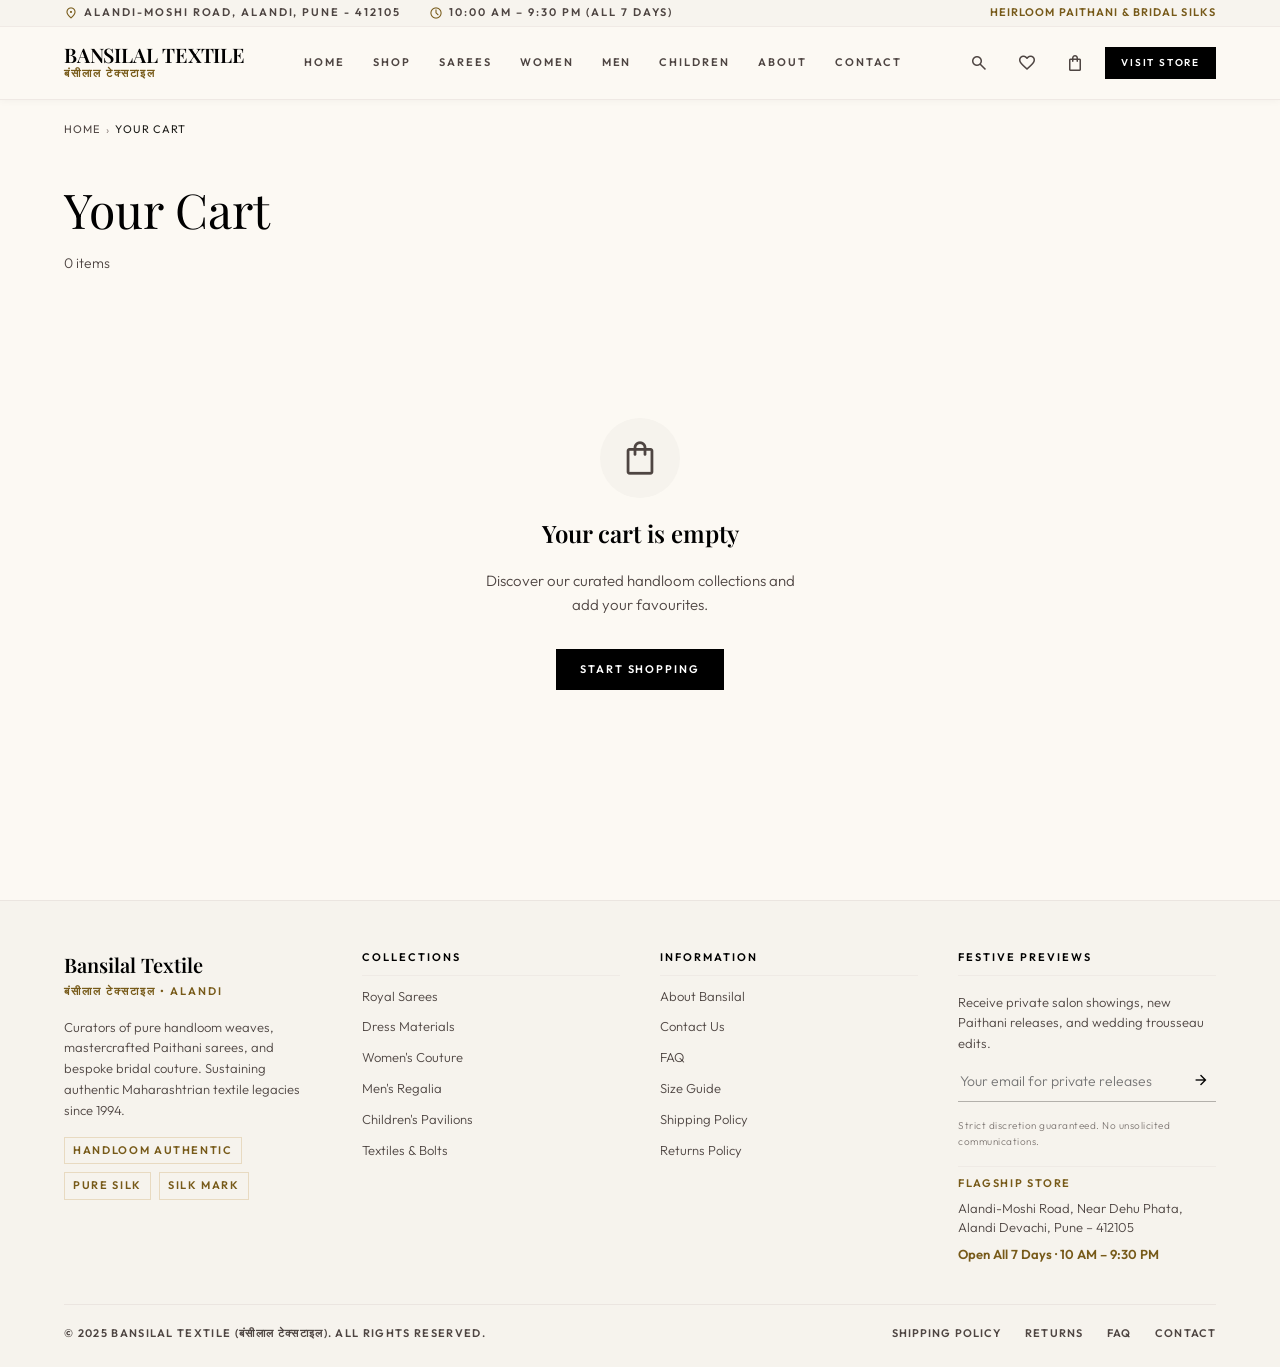
<file: cart.html>
<!DOCTYPE html>
<html lang="en">
<head>
  <meta charset="UTF-8">
  <meta name="viewport" content="width=device-width, initial-scale=1.0">
  <title>Your Cart — Bansilal Textile</title>
  <meta name="description" content="Review your cart before checkout at Bansilal Textile. Authentic handloom sarees, bridal couture, and textiles.">
  <link rel="icon" href="../favicon_io/favicon.ico">
  <link rel="preconnect" href="https://fonts.googleapis.com">
  <link rel="preconnect" href="https://fonts.gstatic.com" crossorigin>
  <link href="https://fonts.googleapis.com/css2?family=Outfit:wght@300;400;500;600&family=Playfair+Display:ital,wght@0,400;0,500;0,600;1,400&display=swap" rel="stylesheet">
  <link href="https://fonts.googleapis.com/css2?family=Material+Symbols+Outlined:opsz,wght,FILL,GRAD@24,400,0,0" rel="stylesheet">
  <link rel="stylesheet" href="css/bansilal.css">
  <style>
    body { padding-top: 0; }
    .cart-page-grid { display: grid; grid-template-columns: 1fr; gap: 2rem; }
    @media (min-width: 1024px) { .cart-page-grid { grid-template-columns: 1.75fr 1fr; align-items: start; } }

    .cart-page-item {
      display: flex;
      gap: 1.25rem;
      padding: 1.5rem 0;
      border-bottom: 1px solid var(--border-hairline);
    }
    .cart-page-item:last-child { border-bottom: none; }
    .cart-page-img {
      width: 7rem;
      height: 9rem;
      object-fit: cover;
      flex-shrink: 0;
      background: var(--color-surface-container);
    }
    @media (max-width: 480px) { .cart-page-img { width: 5rem; height: 6.25rem; } }

    .order-summary-card {
      background: var(--color-surface-container-low);
      padding: 1.75rem;
      position: sticky;
      top: 5.5rem;
    }
  </style>
</head>
<body>
  <main style="min-height:100vh;background:var(--color-background);">
    <div class="container" style="padding-top:1.25rem;padding-bottom:5rem;">
      <nav class="breadcrumbs" aria-label="Breadcrumb" style="margin-bottom:2rem;">
        <a href="index.html">Home</a>
        <span class="breadcrumbs__sep">›</span>
        <span class="breadcrumbs__current">Your Cart</span>
      </nav>
      <h1 style="font-family:var(--font-display);font-size:clamp(1.75rem,4vw,3rem);font-weight:400;color:var(--color-primary);margin-bottom:0.25rem;">Your Cart</h1>
      <p id="cart-page-count" style="font-size:0.875rem;color:var(--color-on-surface-variant);margin-bottom:2.5rem;"></p>

      <!-- Empty State -->
      <div id="cart-empty-state" class="empty-state" style="display:none;padding:5rem 2rem;min-height:30rem;">
        <div class="empty-state__icon" style="width:5rem;height:5rem;">
          <span class="material-symbols-outlined" style="font-size:2.5rem;">shopping_bag</span>
        </div>
        <h2 class="empty-state__title" style="font-size:1.5rem;">Your cart is empty</h2>
        <p class="empty-state__text">Discover our curated handloom collections and add your favourites.</p>
        <a href="shop.html" class="btn-primary" style="margin-top:1rem;">Start Shopping</a>
      </div>

      <!-- Cart Content -->
      <div class="cart-page-grid" id="cart-content" style="display:none;">
        <!-- Items -->
        <div>
          <div id="cart-page-items"></div>
          <div style="display:flex;align-items:center;justify-content:space-between;padding-top:1rem;flex-wrap:wrap;gap:0.75rem;">
            <a href="shop.html" class="btn-ghost" style="font-size:0.75rem;">← Continue Shopping</a>
            <button onclick="confirmClearCart()" style="font-size:0.75rem;color:var(--color-error);background:none;border:none;cursor:pointer;font-family:var(--font-body);text-transform:uppercase;letter-spacing:0.1em;font-weight:600;">Clear Cart</button>
          </div>
        </div>

        <!-- Order Summary -->
        <div>
          <div class="order-summary-card">
            <h2 style="font-family:var(--font-display);font-size:1.25rem;font-weight:600;color:var(--color-primary);margin-bottom:1.5rem;">Order Summary</h2>
            
            <div style="display:flex;flex-direction:column;gap:0.75rem;margin-bottom:1.5rem;">
              <div style="display:flex;justify-content:space-between;">
                <span style="font-size:0.875rem;color:var(--color-on-surface-variant);">Subtotal</span>
                <span id="summary-subtotal" style="font-size:0.875rem;font-weight:500;color:var(--color-on-surface);"></span>
              </div>
              <div style="display:flex;justify-content:space-between;">
                <span style="font-size:0.875rem;color:var(--color-on-surface-variant);">Shipping</span>
                <span id="summary-shipping" style="font-size:0.875rem;color:var(--color-secondary);font-weight:500;"></span>
              </div>
              <div id="discount-row" style="display:flex;justify-content:space-between;display:none;">
                <span style="font-size:0.875rem;color:var(--color-secondary);">Discount Applied</span>
                <span id="summary-discount" style="font-size:0.875rem;color:var(--color-secondary);font-weight:500;"></span>
              </div>
            </div>

            <!-- Coupon -->
            <div style="margin-bottom:1.5rem;padding-bottom:1.5rem;border-bottom:1px solid var(--border-hairline);">
              <p style="font-size:0.6875rem;font-weight:600;letter-spacing:0.18em;text-transform:uppercase;color:var(--color-on-surface-variant);margin-bottom:0.625rem;">Have a Coupon?</p>
              <div style="display:flex;gap:0.5rem;">
                <input type="text" id="coupon-input" placeholder="Enter code" 
                  style="flex:1;background:var(--color-surface);border:none;border-bottom:1px solid rgba(26,20,18,0.25);padding:0.625rem 0;font-size:0.875rem;font-family:var(--font-body);outline:none;color:var(--color-on-surface);">
                <button onclick="applyCoupon()" class="btn-secondary" style="padding:0.5rem 0.875rem;font-size:0.6875rem;">Apply</button>
              </div>
              <p id="coupon-msg" style="font-size:0.75rem;margin-top:0.375rem;display:none;"></p>
            </div>

            <div style="display:flex;justify-content:space-between;align-items:center;padding-top:0;margin-bottom:1.5rem;">
              <span style="font-size:0.6875rem;font-weight:600;letter-spacing:0.18em;text-transform:uppercase;color:var(--color-on-surface-variant);">Grand Total</span>
              <span id="summary-total" style="font-size:1.5rem;font-weight:500;font-family:var(--font-display);color:var(--color-primary);"></span>
            </div>

            <div style="display:flex;flex-direction:column;gap:0.5rem;">
              <a href="checkout.html" class="btn-primary" style="width:100%;padding:1rem;justify-content:center;">
                <span class="material-symbols-outlined" style="font-size:1rem;">lock</span>
                Proceed to Checkout
              </a>
              <p style="font-size:0.75rem;text-align:center;color:var(--color-on-surface-variant);">🔒 256-bit SSL encrypted checkout</p>
            </div>

            <!-- Trust -->
            <div style="margin-top:1.5rem;padding-top:1.5rem;border-top:1px solid var(--border-hairline);display:flex;flex-direction:column;gap:0.5rem;">
              <div style="display:flex;align-items:center;gap:0.5rem;font-size:0.8125rem;color:var(--color-on-surface-variant);">
                <span class="material-symbols-outlined" style="font-size:1rem;color:var(--color-secondary);">local_shipping</span>
                Free shipping on orders over ₹5,000
              </div>
              <div style="display:flex;align-items:center;gap:0.5rem;font-size:0.8125rem;color:var(--color-on-surface-variant);">
                <span class="material-symbols-outlined" style="font-size:1rem;color:var(--color-secondary);">replay</span>
                Hassle-free 30-day returns
              </div>
              <div style="display:flex;align-items:center;gap:0.5rem;font-size:0.8125rem;color:var(--color-on-surface-variant);">
                <span class="material-symbols-outlined" style="font-size:1rem;color:var(--color-secondary);">support_agent</span>
                Expert textile support: +91 98220 00000
              </div>
            </div>
          </div>
        </div>
      </div>
    </div>
  </main>

  <script src="data/products.js"></script>
  <script src="js/cart.js"></script>
  <script src="js/utils.js"></script>
  <script src="js/layout.js"></script>
  <script>
    const COUPONS = { 'SILK10': 10, 'BANSILAL15': 15, 'BRIDAL20': 20, 'WELCOME5': 5 };
    let appliedDiscount = 0;

    function renderCartPage() {
      const cart = cartManager.getCart();
      const count = cartManager.getCount();
      const subtotal = cartManager.getSubtotal();
      const shipping = subtotal >= 5000 ? 0 : 199;
      const discountAmt = Math.round(subtotal * appliedDiscount / 100);
      const total = subtotal + shipping - discountAmt;

      document.getElementById('cart-page-count').textContent = count + ' item' + (count !== 1 ? 's' : '');

      if (cart.length === 0) {
        document.getElementById('cart-empty-state').style.display = 'flex';
        document.getElementById('cart-content').style.display = 'none';
        return;
      }

      document.getElementById('cart-empty-state').style.display = 'none';
      document.getElementById('cart-content').style.display = 'grid';

      document.getElementById('cart-page-items').innerHTML = cart.map(item => `
        <div class="cart-page-item" id="cart-page-item-${item.key}">
          <a href="product.html?slug=${item.slug}">
            <img class="cart-page-img" src="${item.image}" alt="${item.name}">
          </a>
          <div style="flex:1;min-width:0;display:flex;flex-direction:column;gap:0.5rem;">
            <div style="display:flex;justify-content:space-between;gap:0.5rem;flex-wrap:wrap;">
              <div>
                <span style="font-size:0.6875rem;font-weight:600;letter-spacing:0.15em;text-transform:uppercase;color:var(--color-secondary);">${item.categoryLabel}</span>
                <h3 style="font-family:var(--font-display);font-size:1.0625rem;font-weight:500;color:var(--color-primary);margin-top:0.125rem;line-height:1.3;">${item.name}</h3>
              </div>
              <span style="font-family:var(--font-display);font-size:1.1rem;font-weight:500;color:var(--color-primary);white-space:nowrap;">${formatPrice(item.price * item.qty)}</span>
            </div>
            <p style="font-size:0.8125rem;color:var(--color-on-surface-variant);">${item.selectedColor} • ${item.selectedSize}</p>
            <p style="font-size:0.875rem;color:var(--color-on-surface-variant);">${formatPrice(item.price)} each</p>
            <div style="display:flex;align-items:center;gap:1rem;flex-wrap:wrap;margin-top:0.25rem;">
              <div style="display:flex;align-items:center;">
                <button class="qty-btn" onclick="cartManager.updateQty('${item.key}',-1);renderCartPage()" aria-label="Decrease">−</button>
                <span class="qty-display">${item.qty}</span>
                <button class="qty-btn" onclick="cartManager.updateQty('${item.key}',1);renderCartPage()" aria-label="Increase">+</button>
              </div>
              <button onclick="cartManager.removeFromCart('${item.key}');renderCartPage()" 
                style="font-size:0.75rem;color:var(--color-error);background:none;border:none;cursor:pointer;font-family:var(--font-body);text-transform:uppercase;letter-spacing:0.1em;font-weight:600;">
                Remove
              </button>
              <a href="wishlist.html" onclick="wishlistManager.add('${item.productId}');cartManager.removeFromCart('${item.key}');renderCartPage();"
                style="font-size:0.75rem;color:var(--color-secondary);font-weight:600;letter-spacing:0.1em;text-transform:uppercase;cursor:pointer;">
                Save for Later
              </a>
            </div>
          </div>
        </div>`).join('');

      document.getElementById('summary-subtotal').textContent = formatPrice(subtotal);
      document.getElementById('summary-shipping').textContent = shipping === 0 ? 'FREE' : formatPrice(shipping);
      if (discountAmt > 0) {
        document.getElementById('discount-row').style.display = 'flex';
        document.getElementById('summary-discount').textContent = '−' + formatPrice(discountAmt);
      }
      document.getElementById('summary-total').textContent = formatPrice(total);
    }

    function applyCoupon() {
      const code = document.getElementById('coupon-input').value.trim().toUpperCase();
      const msg = document.getElementById('coupon-msg');
      msg.style.display = 'block';
      if (COUPONS[code]) {
        appliedDiscount = COUPONS[code];
        msg.textContent = '✓ Code applied! ' + appliedDiscount + '% discount.';
        msg.style.color = 'var(--color-secondary)';
        showToast('Coupon "' + code + '" applied successfully!', 'success');
      } else {
        msg.textContent = '✗ Invalid code. Try SILK10 or BRIDAL20.';
        msg.style.color = 'var(--color-error)';
      }
      renderCartPage();
    }

    function confirmClearCart() {
      if (confirm('Are you sure you want to clear your cart?')) {
        cartManager.clearCart();
        renderCartPage();
      }
    }

    document.addEventListener('cart:updated', () => renderCartPage());
    document.addEventListener('DOMContentLoaded', renderCartPage);
  </script>
</body>
</html>
</file>
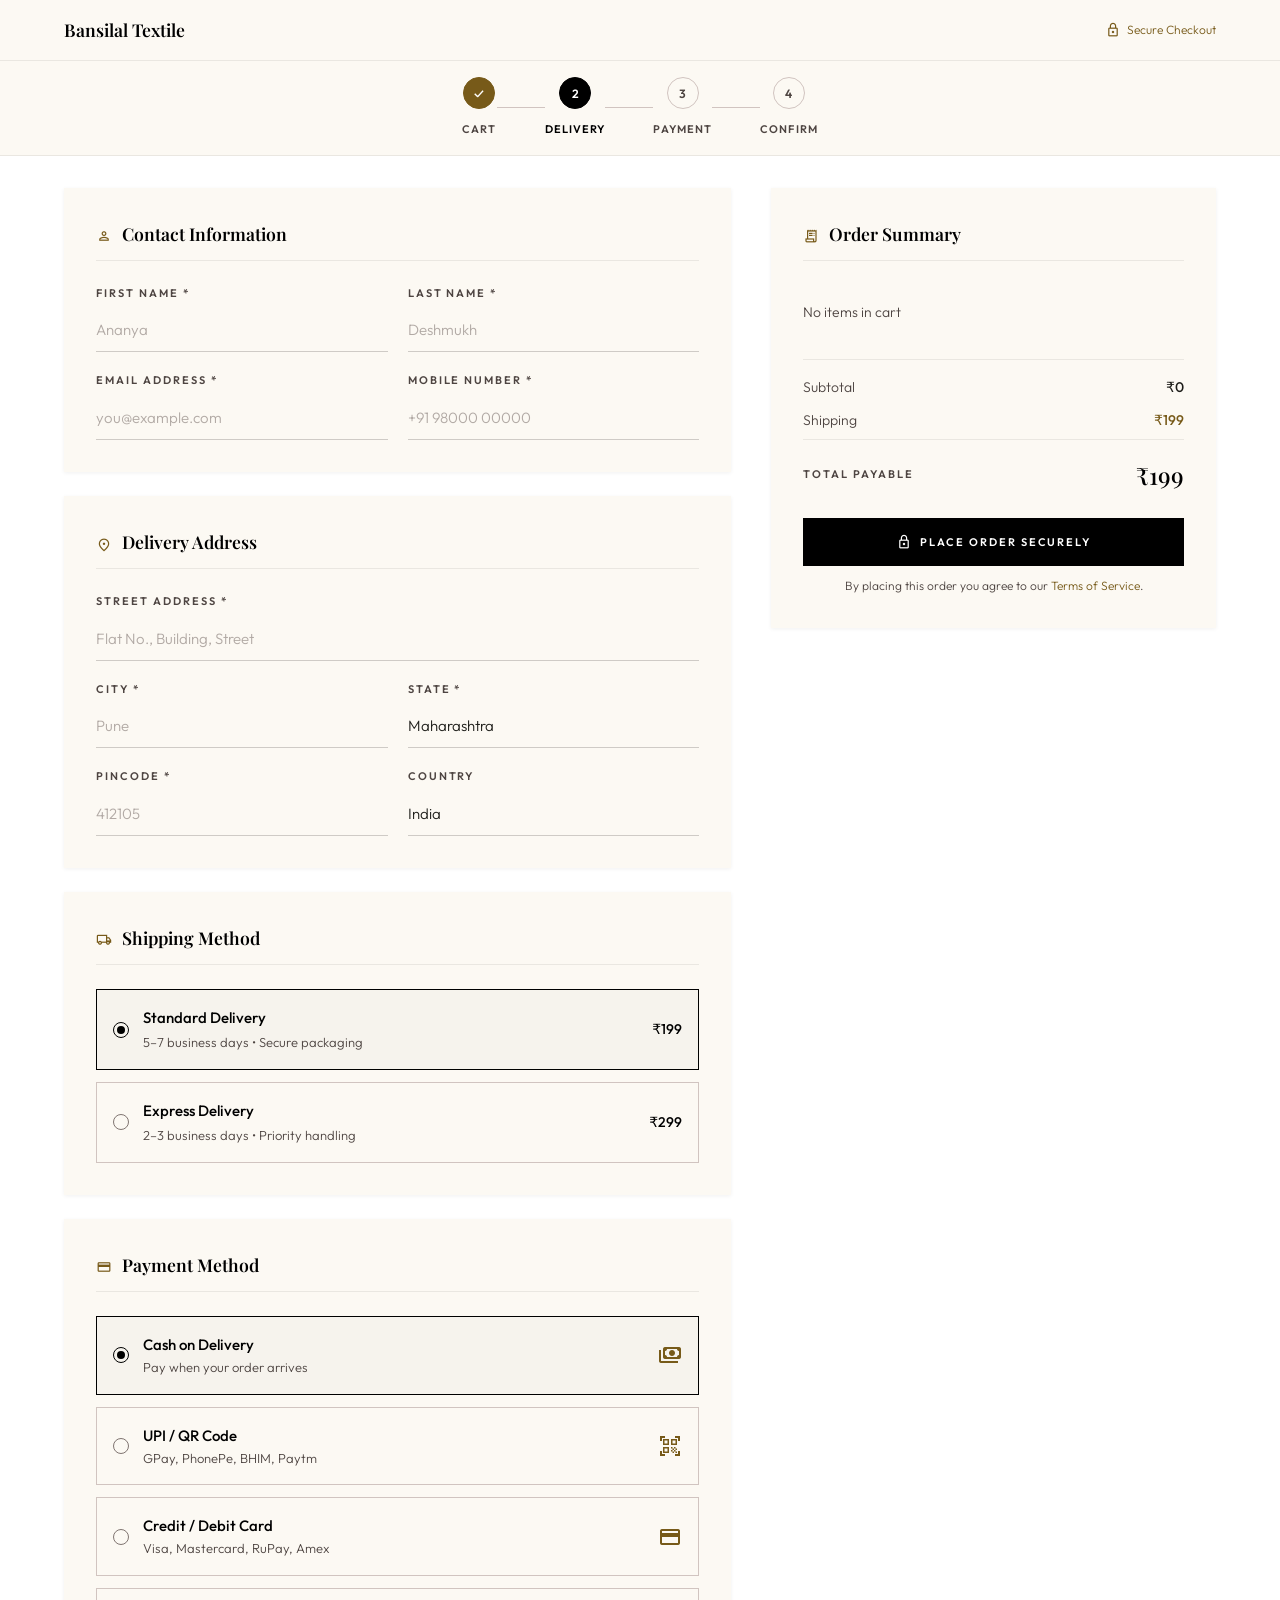
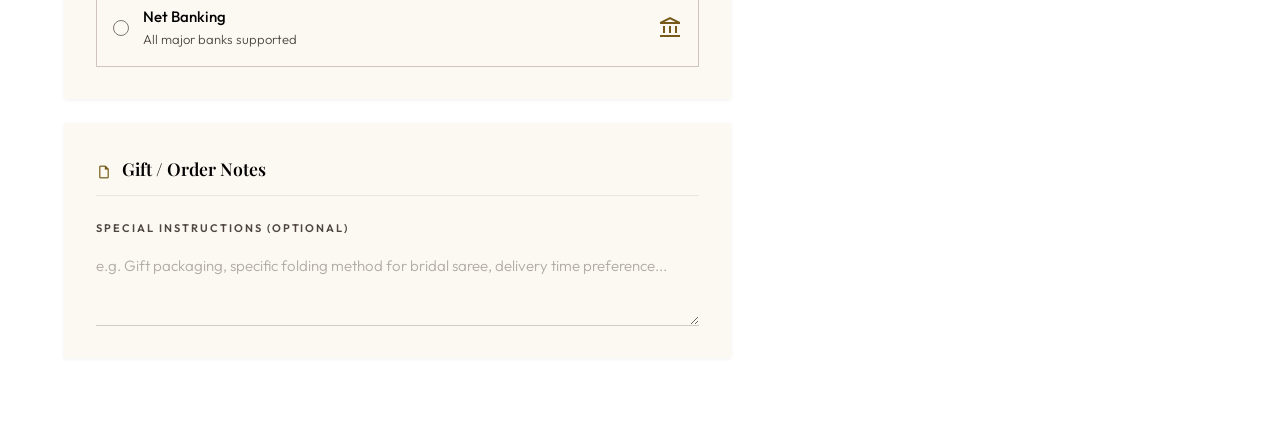
<file: checkout.html>
<!DOCTYPE html>
<html lang="en">
<head>
  <meta charset="UTF-8">
  <meta name="viewport" content="width=device-width, initial-scale=1.0">
  <title>Secure Checkout — Bansilal Textile</title>
  <meta name="description" content="Secure checkout at Bansilal Textile. Complete your purchase of authentic Indian handloom textiles and bridal wear.">
  <link rel="icon" href="../favicon_io/favicon.ico">
  <link rel="preconnect" href="https://fonts.googleapis.com">
  <link rel="preconnect" href="https://fonts.gstatic.com" crossorigin>
  <link href="https://fonts.googleapis.com/css2?family=Outfit:wght@300;400;500;600&family=Playfair+Display:ital,wght@0,400;0,500;0,600;1,400&display=swap" rel="stylesheet">
  <link href="https://fonts.googleapis.com/css2?family=Material+Symbols+Outlined:opsz,wght,FILL,GRAD@24,400,0,0" rel="stylesheet">
  <link rel="stylesheet" href="css/bansilal.css">
  <style>
    body { padding-top: 0; background: var(--color-surface-container-lowest); }
    .checkout-grid { display: grid; grid-template-columns: 1fr; gap: 2.5rem; }
    @media (min-width: 1024px) { .checkout-grid { grid-template-columns: 1.5fr 1fr; align-items: start; } }

    .checkout-section {
      background: var(--color-surface);
      padding: 2rem;
      box-shadow: 0 1px 4px rgba(0,0,0,0.06);
    }
    .checkout-section-title {
      font-family: var(--font-display);
      font-size: 1.1rem;
      font-weight: 600;
      color: var(--color-primary);
      margin-bottom: 1.5rem;
      padding-bottom: 0.75rem;
      border-bottom: 1px solid var(--border-hairline);
    }

    .form-row { display: grid; grid-template-columns: 1fr; gap: 1.25rem; }
    @media (min-width: 560px) { .form-row-2 { grid-template-columns: repeat(2, 1fr) !important; } }

    .payment-option {
      display: flex;
      align-items: center;
      gap: 0.875rem;
      padding: 1rem;
      border: 1px solid var(--color-outline-variant);
      cursor: pointer;
      transition: border-color var(--transition-fast), background var(--transition-fast);
    }
    .payment-option:hover { border-color: var(--color-secondary); }
    .payment-option.is-selected { border-color: var(--color-primary); background: var(--color-surface-container-low); }
    .payment-radio {
      width: 1rem;
      height: 1rem;
      border-radius: 50%;
      border: 1.5px solid var(--color-outline);
      display: flex;
      align-items: center;
      justify-content: center;
      flex-shrink: 0;
      transition: border-color var(--transition-fast);
    }
    .payment-option.is-selected .payment-radio { border-color: var(--color-primary); }
    .payment-radio-dot {
      width: 0.5rem;
      height: 0.5rem;
      border-radius: 50%;
      background: var(--color-primary);
      display: none;
    }
    .payment-option.is-selected .payment-radio-dot { display: block; }

    .order-item-mini {
      display: flex;
      align-items: center;
      gap: 0.875rem;
      padding: 0.875rem 0;
      border-bottom: 1px solid var(--border-hairline);
    }
    .order-item-mini:last-child { border-bottom: none; }

    /* Success Modal */
    .success-modal {
      position: fixed;
      inset: 0;
      z-index: 300;
      background: rgba(26,20,18,0.85);
      backdrop-filter: blur(8px);
      display: none;
      align-items: center;
      justify-content: center;
      padding: 1rem;
    }
    .success-modal.is-open { display: flex; }
    .success-panel {
      background: var(--color-surface);
      max-width: 32rem;
      width: 100%;
      padding: 3rem 2.5rem;
      text-align: center;
      box-shadow: var(--shadow-drawer);
    }
    .success-icon {
      width: 5rem;
      height: 5rem;
      border-radius: 50%;
      background: rgba(119,90,25,0.1);
      display: flex;
      align-items: center;
      justify-content: center;
      margin: 0 auto 1.5rem;
      color: var(--color-secondary);
    }
  </style>
</head>
<body>
  <!-- Minimal checkout header -->
  <header style="background:var(--color-surface);border-bottom:1px solid var(--border-hairline);padding:1rem 0;position:sticky;top:0;z-index:100;">
    <div class="container" style="display:flex;align-items:center;justify-content:space-between;gap:1rem;">
      <a href="index.html" style="font-family:var(--font-display);font-size:1.1rem;font-weight:600;color:var(--color-primary);text-decoration:none;">Bansilal Textile</a>
      <div style="display:flex;align-items:center;gap:0.375rem;font-size:0.75rem;color:var(--color-secondary);">
        <span class="material-symbols-outlined" style="font-size:1rem;">lock</span>
        Secure Checkout
      </div>
    </div>
  </header>

  <!-- Step Indicator -->
  <div style="background:var(--color-surface);border-bottom:1px solid var(--border-hairline);padding:1rem 0;">
    <div class="container">
      <div class="step-indicator">
        <div class="step is-done" id="step-1">
          <div style="display:flex;flex-direction:column;align-items:center;gap:0.375rem;">
            <div class="step__dot">✓</div>
            <span class="step__label">Cart</span>
          </div>
        </div>
        <div class="step__line"></div>
        <div class="step is-active" id="step-2">
          <div style="display:flex;flex-direction:column;align-items:center;gap:0.375rem;">
            <div class="step__dot">2</div>
            <span class="step__label">Delivery</span>
          </div>
        </div>
        <div class="step__line"></div>
        <div class="step" id="step-3">
          <div style="display:flex;flex-direction:column;align-items:center;gap:0.375rem;">
            <div class="step__dot">3</div>
            <span class="step__label">Payment</span>
          </div>
        </div>
        <div class="step__line"></div>
        <div class="step" id="step-4">
          <div style="display:flex;flex-direction:column;align-items:center;gap:0.375rem;">
            <div class="step__dot">4</div>
            <span class="step__label">Confirm</span>
          </div>
        </div>
      </div>
    </div>
  </div>

  <main style="padding:2rem 0 5rem;min-height:80vh;">
    <div class="container">
      <div class="checkout-grid">
        <!-- Form Column -->
        <div style="display:flex;flex-direction:column;gap:1.5rem;">
          
          <!-- Contact Info -->
          <div class="checkout-section">
            <h2 class="checkout-section-title">
              <span class="material-symbols-outlined" style="vertical-align:middle;font-size:1rem;color:var(--color-secondary);margin-right:0.375rem;">person</span>
              Contact Information
            </h2>
            <div class="form-row form-row-2">
              <div class="field">
                <label for="co-firstname">First Name *</label>
                <input type="text" id="co-firstname" required autocomplete="given-name" placeholder="Ananya">
              </div>
              <div class="field">
                <label for="co-lastname">Last Name *</label>
                <input type="text" id="co-lastname" required autocomplete="family-name" placeholder="Deshmukh">
              </div>
            </div>
            <div class="form-row form-row-2" style="margin-top:1.25rem;">
              <div class="field">
                <label for="co-email">Email Address *</label>
                <input type="email" id="co-email" required autocomplete="email" placeholder="you@example.com">
              </div>
              <div class="field">
                <label for="co-phone">Mobile Number *</label>
                <input type="tel" id="co-phone" required autocomplete="tel" placeholder="+91 98000 00000">
              </div>
            </div>
          </div>

          <!-- Delivery Address -->
          <div class="checkout-section">
            <h2 class="checkout-section-title">
              <span class="material-symbols-outlined" style="vertical-align:middle;font-size:1rem;color:var(--color-secondary);margin-right:0.375rem;">location_on</span>
              Delivery Address
            </h2>
            <div class="form-row">
              <div class="field">
                <label for="co-address">Street Address *</label>
                <input type="text" id="co-address" required autocomplete="street-address" placeholder="Flat No., Building, Street">
              </div>
            </div>
            <div class="form-row form-row-2" style="margin-top:1.25rem;">
              <div class="field">
                <label for="co-city">City *</label>
                <input type="text" id="co-city" required autocomplete="address-level2" placeholder="Pune">
              </div>
              <div class="field">
                <label for="co-state">State *</label>
                <select id="co-state" autocomplete="address-level1">
                  <option value="">Select State</option>
                  <option selected>Maharashtra</option>
                  <option>Gujarat</option>
                  <option>Karnataka</option>
                  <option>Tamil Nadu</option>
                  <option>Delhi</option>
                  <option>Rajasthan</option>
                  <option>West Bengal</option>
                  <option>Uttar Pradesh</option>
                  <option>Madhya Pradesh</option>
                  <option>Other</option>
                </select>
              </div>
            </div>
            <div class="form-row form-row-2" style="margin-top:1.25rem;">
              <div class="field">
                <label for="co-pincode">Pincode *</label>
                <input type="text" id="co-pincode" required autocomplete="postal-code" placeholder="412105" maxlength="6" pattern="[0-9]{6}">
              </div>
              <div class="field">
                <label for="co-country">Country</label>
                <select id="co-country" autocomplete="country">
                  <option selected>India</option>
                </select>
              </div>
            </div>
          </div>

          <!-- Shipping Method -->
          <div class="checkout-section">
            <h2 class="checkout-section-title">
              <span class="material-symbols-outlined" style="vertical-align:middle;font-size:1rem;color:var(--color-secondary);margin-right:0.375rem;">local_shipping</span>
              Shipping Method
            </h2>
            <div style="display:flex;flex-direction:column;gap:0.75rem;">
              <div class="payment-option is-selected" onclick="selectShipping(this,'standard')" id="ship-standard">
                <div class="payment-radio"><div class="payment-radio-dot"></div></div>
                <div style="flex:1;">
                  <p style="font-weight:500;font-size:0.9375rem;color:var(--color-primary);">Standard Delivery</p>
                  <p style="font-size:0.8125rem;color:var(--color-on-surface-variant);margin-top:0.125rem;">5–7 business days • Secure packaging</p>
                </div>
                <span id="ship-standard-price" style="font-size:0.875rem;font-weight:500;color:var(--color-primary);"></span>
              </div>
              <div class="payment-option" onclick="selectShipping(this,'express')" id="ship-express">
                <div class="payment-radio"><div class="payment-radio-dot"></div></div>
                <div style="flex:1;">
                  <p style="font-weight:500;font-size:0.9375rem;color:var(--color-primary);">Express Delivery</p>
                  <p style="font-size:0.8125rem;color:var(--color-on-surface-variant);margin-top:0.125rem;">2–3 business days • Priority handling</p>
                </div>
                <span style="font-size:0.875rem;font-weight:500;color:var(--color-primary);">₹299</span>
              </div>
            </div>
          </div>

          <!-- Payment Method -->
          <div class="checkout-section" id="payment-section">
            <h2 class="checkout-section-title">
              <span class="material-symbols-outlined" style="vertical-align:middle;font-size:1rem;color:var(--color-secondary);margin-right:0.375rem;">payment</span>
              Payment Method
            </h2>
            <div style="display:flex;flex-direction:column;gap:0.75rem;">
              <div class="payment-option is-selected" onclick="selectPayment(this,'cod')" id="pay-cod">
                <div class="payment-radio"><div class="payment-radio-dot"></div></div>
                <div style="flex:1;">
                  <p style="font-weight:500;font-size:0.9375rem;color:var(--color-primary);">Cash on Delivery</p>
                  <p style="font-size:0.8125rem;color:var(--color-on-surface-variant);">Pay when your order arrives</p>
                </div>
                <span class="material-symbols-outlined" style="color:var(--color-secondary);">payments</span>
              </div>
              <div class="payment-option" onclick="selectPayment(this,'upi')" id="pay-upi">
                <div class="payment-radio"><div class="payment-radio-dot"></div></div>
                <div style="flex:1;">
                  <p style="font-weight:500;font-size:0.9375rem;color:var(--color-primary);">UPI / QR Code</p>
                  <p style="font-size:0.8125rem;color:var(--color-on-surface-variant);">GPay, PhonePe, BHIM, Paytm</p>
                </div>
                <span class="material-symbols-outlined" style="color:var(--color-secondary);">qr_code_scanner</span>
              </div>
              <div class="payment-option" onclick="selectPayment(this,'card')" id="pay-card">
                <div class="payment-radio"><div class="payment-radio-dot"></div></div>
                <div style="flex:1;">
                  <p style="font-weight:500;font-size:0.9375rem;color:var(--color-primary);">Credit / Debit Card</p>
                  <p style="font-size:0.8125rem;color:var(--color-on-surface-variant);">Visa, Mastercard, RuPay, Amex</p>
                </div>
                <span class="material-symbols-outlined" style="color:var(--color-secondary);">credit_card</span>
              </div>
              <div class="payment-option" onclick="selectPayment(this,'netbanking')" id="pay-netbanking">
                <div class="payment-radio"><div class="payment-radio-dot"></div></div>
                <div style="flex:1;">
                  <p style="font-weight:500;font-size:0.9375rem;color:var(--color-primary);">Net Banking</p>
                  <p style="font-size:0.8125rem;color:var(--color-on-surface-variant);">All major banks supported</p>
                </div>
                <span class="material-symbols-outlined" style="color:var(--color-secondary);">account_balance</span>
              </div>
            </div>

            <!-- Card details (shown for card) -->
            <div id="card-fields" style="display:none;margin-top:1.25rem;padding:1.25rem;background:var(--color-surface-container-low);">
              <div class="form-row">
                <div class="field"><label for="card-name">Cardholder Name</label><input type="text" id="card-name" autocomplete="cc-name" placeholder="Name on card"></div>
              </div>
              <div class="form-row" style="margin-top:1rem;">
                <div class="field"><label for="card-num">Card Number</label><input type="text" id="card-num" autocomplete="cc-number" placeholder="•••• •••• •••• ••••" maxlength="19"></div>
              </div>
              <div class="form-row form-row-2" style="margin-top:1rem;">
                <div class="field"><label for="card-exp">Expiry</label><input type="text" id="card-exp" autocomplete="cc-exp" placeholder="MM / YY" maxlength="7"></div>
                <div class="field"><label for="card-cvv">CVV</label><input type="text" id="card-cvv" autocomplete="cc-csc" placeholder="•••" maxlength="4"></div>
              </div>
            </div>
          </div>

          <!-- Special Instructions -->
          <div class="checkout-section">
            <h2 class="checkout-section-title">
              <span class="material-symbols-outlined" style="vertical-align:middle;font-size:1rem;color:var(--color-secondary);margin-right:0.375rem;">note</span>
              Gift / Order Notes
            </h2>
            <div class="field">
              <label for="co-notes">Special instructions (optional)</label>
              <textarea id="co-notes" rows="3" placeholder="e.g. Gift packaging, specific folding method for bridal saree, delivery time preference..."></textarea>
            </div>
          </div>
        </div>

        <!-- Order Summary Column -->
        <div style="position:sticky;top:5rem;height:fit-content;">
          <div class="checkout-section">
            <h2 class="checkout-section-title">
              <span class="material-symbols-outlined" style="vertical-align:middle;font-size:1rem;color:var(--color-secondary);margin-right:0.375rem;">receipt_long</span>
              Order Summary
            </h2>
            <div id="checkout-items-list" style="max-height:18rem;overflow-y:auto;margin-bottom:1.25rem;"></div>
            
            <div style="display:flex;flex-direction:column;gap:0.625rem;padding-top:1rem;border-top:1px solid var(--border-hairline);">
              <div style="display:flex;justify-content:space-between;">
                <span style="font-size:0.875rem;color:var(--color-on-surface-variant);">Subtotal</span>
                <span id="co-subtotal" style="font-size:0.875rem;font-weight:500;"></span>
              </div>
              <div style="display:flex;justify-content:space-between;">
                <span style="font-size:0.875rem;color:var(--color-on-surface-variant);">Shipping</span>
                <span id="co-shipping" style="font-size:0.875rem;color:var(--color-secondary);font-weight:500;"></span>
              </div>
            </div>
            <div style="display:flex;justify-content:space-between;align-items:center;padding-top:1rem;margin-top:0.5rem;border-top:1px solid var(--border-hairline);">
              <span style="font-size:0.6875rem;font-weight:600;letter-spacing:0.18em;text-transform:uppercase;color:var(--color-on-surface-variant);">Total Payable</span>
              <span id="co-total" style="font-family:var(--font-display);font-size:1.5rem;font-weight:500;color:var(--color-primary);"></span>
            </div>

            <button id="place-order-btn" class="btn-primary" style="width:100%;padding:1rem;justify-content:center;margin-top:1.5rem;" onclick="placeOrder()">
              <span class="material-symbols-outlined" style="font-size:1rem;">lock</span>
              Place Order Securely
            </button>
            <p style="font-size:0.75rem;text-align:center;color:var(--color-on-surface-variant);margin-top:0.625rem;">By placing this order you agree to our <a href="#" style="color:var(--color-secondary);">Terms of Service</a>.</p>
          </div>
        </div>
      </div>
    </div>
  </main>

  <!-- Success Modal -->
  <div class="success-modal" id="success-modal">
    <div class="success-panel">
      <div class="success-icon">
        <span class="material-symbols-outlined" style="font-size:2.5rem;font-variation-settings:'FILL' 1;">check_circle</span>
      </div>
      <h2 style="font-family:var(--font-display);font-size:1.75rem;font-weight:500;color:var(--color-primary);">Order Placed!</h2>
      <p id="order-id" style="font-size:0.6875rem;font-weight:600;letter-spacing:0.18em;text-transform:uppercase;color:var(--color-secondary);margin:0.5rem 0 1rem;"></p>
      <p style="font-size:0.9375rem;font-weight:300;color:var(--color-on-surface-variant);line-height:1.7;margin-bottom:2rem;">Thank you for your order! Our team will contact you within 2–4 hours to confirm your trousseau selection and arrange delivery.</p>
      <div style="display:flex;flex-direction:column;gap:0.75rem;">
        <button onclick="window.location.href='shop.html'" class="btn-primary" style="width:100%;justify-content:center;padding:1rem;">Continue Shopping</button>
        <button onclick="window.location.href='index.html'" class="btn-secondary" style="width:100%;justify-content:center;">Back to Home</button>
      </div>
    </div>
  </div>

  <script src="data/products.js"></script>
  <script src="js/cart.js"></script>
  <script src="js/utils.js"></script>
  <script>
    let selectedShipping = 'standard';
    let selectedPayment = 'cod';

    function selectShipping(el, type) {
      selectedShipping = type;
      document.querySelectorAll('.payment-option[id^="ship-"]').forEach(o => o.classList.remove('is-selected'));
      el.classList.add('is-selected');
      updateCheckoutSummary();
    }

    function selectPayment(el, type) {
      selectedPayment = type;
      document.querySelectorAll('.payment-option[id^="pay-"]').forEach(o => o.classList.remove('is-selected'));
      el.classList.add('is-selected');
      document.getElementById('card-fields').style.display = type === 'card' ? 'block' : 'none';
    }

    function updateCheckoutSummary() {
      const cart = cartManager.getCart();
      const subtotal = cartManager.getSubtotal();
      const standardShipping = subtotal >= 5000 ? 0 : 199;
      const expressShipping = 299;
      const shipping = selectedShipping === 'express' ? expressShipping : standardShipping;
      const total = subtotal + shipping;

      document.getElementById('ship-standard-price').textContent = standardShipping === 0 ? 'FREE' : '₹' + standardShipping;
      document.getElementById('co-subtotal').textContent = formatPrice(subtotal);
      document.getElementById('co-shipping').textContent = shipping === 0 ? 'FREE' : formatPrice(shipping);
      document.getElementById('co-total').textContent = formatPrice(total);

      const list = document.getElementById('checkout-items-list');
      list.innerHTML = cart.map(item => `
        <div class="order-item-mini">
          <div style="position:relative;">
            <img src="${item.image}" alt="${item.name}" style="width:4rem;height:5rem;object-fit:cover;flex-shrink:0;background:var(--color-surface-container);">
            <span style="position:absolute;top:-0.5rem;right:-0.5rem;width:1.25rem;height:1.25rem;border-radius:50%;background:var(--color-on-surface-variant);color:white;font-size:0.625rem;font-weight:700;display:flex;align-items:center;justify-content:center;">${item.qty}</span>
          </div>
          <div style="flex:1;min-width:0;">
            <p style="font-size:0.875rem;font-weight:500;color:var(--color-primary);white-space:nowrap;overflow:hidden;text-overflow:ellipsis;">${item.name}</p>
            <p style="font-size:0.75rem;color:var(--color-on-surface-variant);margin-top:0.125rem;">${item.selectedColor} • ${item.selectedSize}</p>
            <p style="font-size:0.875rem;font-weight:500;color:var(--color-on-surface);margin-top:0.25rem;">${formatPrice(item.price * item.qty)}</p>
          </div>
        </div>`).join('') || '<p style="color:var(--color-on-surface-variant);font-size:0.875rem;padding:1rem 0;">No items in cart</p>';
    }

    function placeOrder() {
      const name = document.getElementById('co-firstname').value.trim();
      const email = document.getElementById('co-email').value.trim();
      const phone = document.getElementById('co-phone').value.trim();
      const address = document.getElementById('co-address').value.trim();
      const city = document.getElementById('co-city').value.trim();
      const pincode = document.getElementById('co-pincode').value.trim();

      if (!name || !email || !phone || !address || !city || !pincode) {
        showToast('Please fill in all required delivery details.', 'error');
        return;
      }
      if (!/\S+@\S+\.\S+/.test(email)) { showToast('Please enter a valid email.', 'error'); return; }
      if (!/^\d{6}$/.test(pincode)) { showToast('Please enter a valid 6-digit pincode.', 'error'); return; }
      if (cartManager.getCart().length === 0) { showToast('Your cart is empty.', 'error'); return; }

      const btn = document.getElementById('place-order-btn');
      btn.disabled = true;
      btn.innerHTML = '<span class="material-symbols-outlined" style="font-size:1rem;animation:spin 1s linear infinite">progress_activity</span> Processing...';
      const styleEl = document.createElement('style');
      styleEl.textContent = '@keyframes spin{to{transform:rotate(360deg)}}';
      document.head.appendChild(styleEl);

      setTimeout(() => {
        const orderId = 'BT' + Date.now().toString().slice(-8);
        cartManager.clearCart();
        document.getElementById('order-id').textContent = 'Order ID: #' + orderId;
        document.getElementById('success-modal').classList.add('is-open');
      }, 1800);
    }

    // Init
    document.addEventListener('DOMContentLoaded', () => {
      if (cartManager.getCart().length === 0 && window.location.search !== '?demo') {
        // Allow visiting for demo
      }
      updateCheckoutSummary();
    });
  </script>
</body>
</html>
</file>
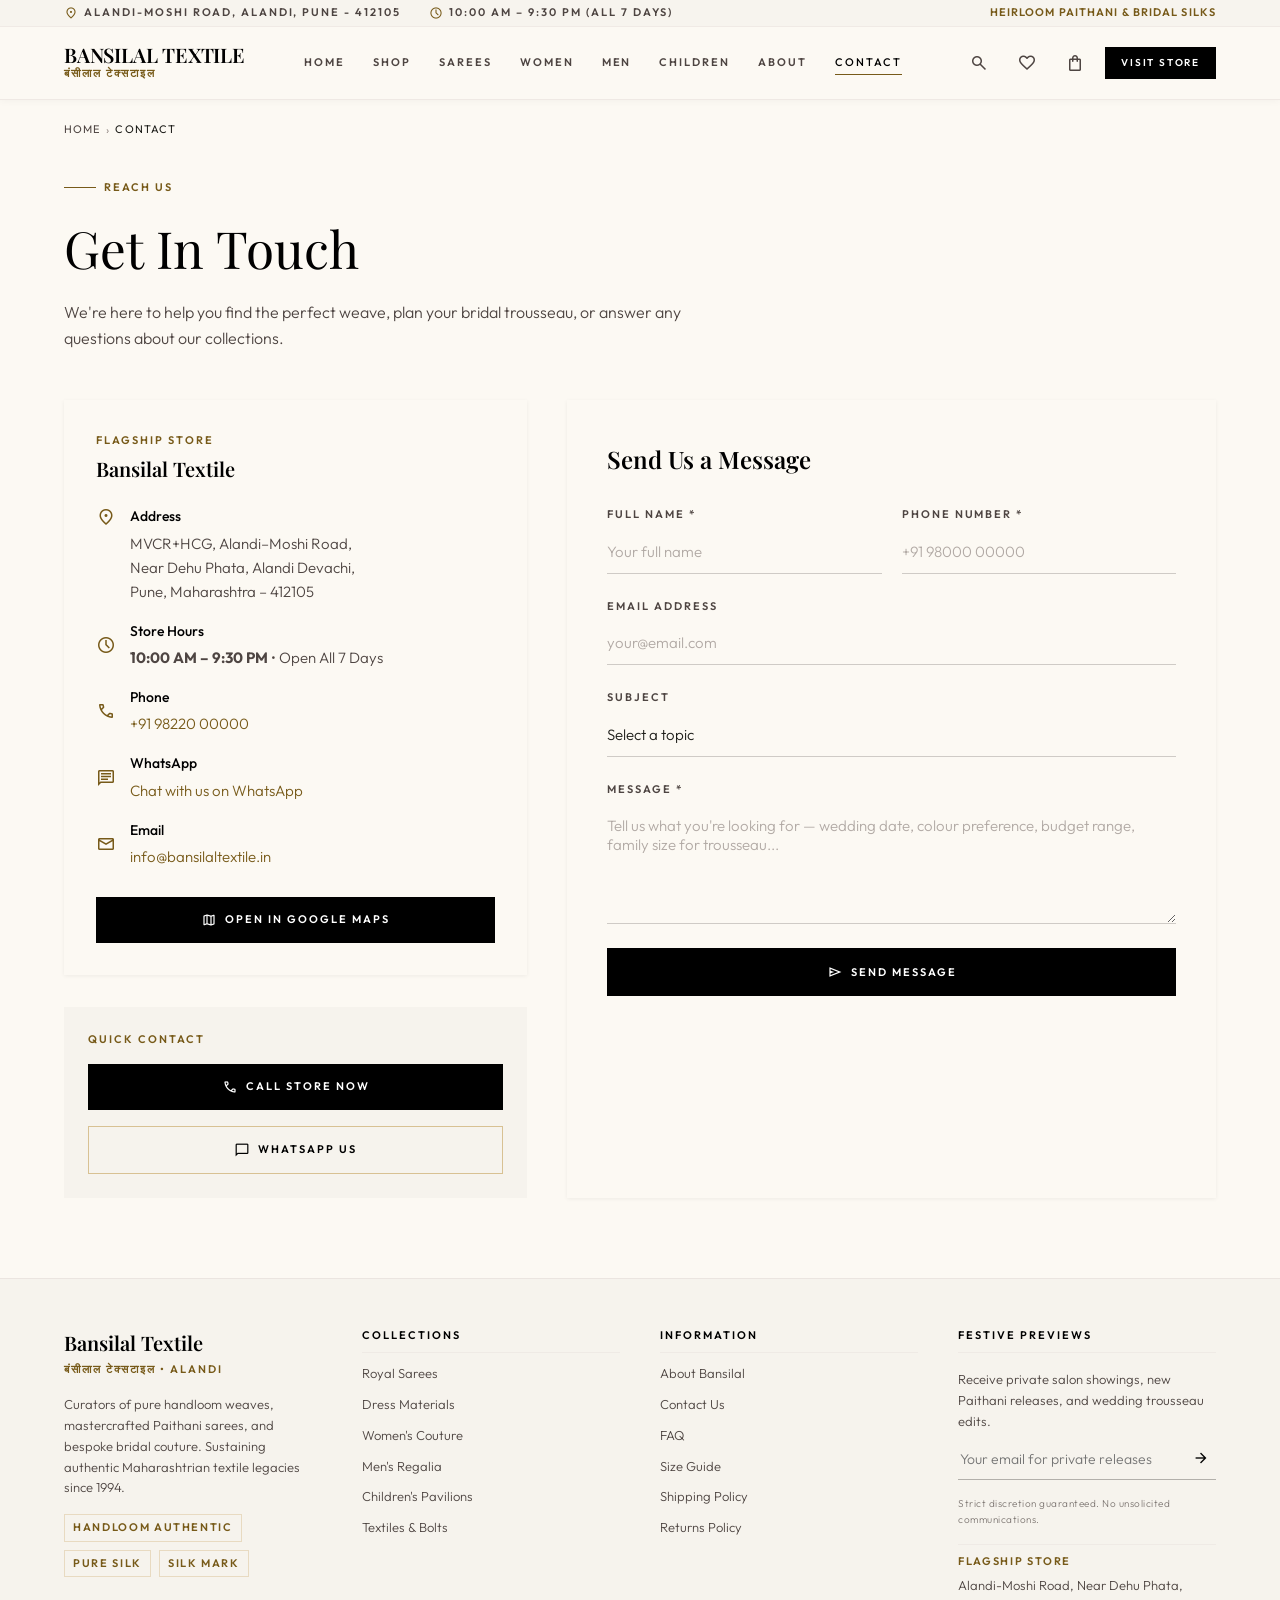
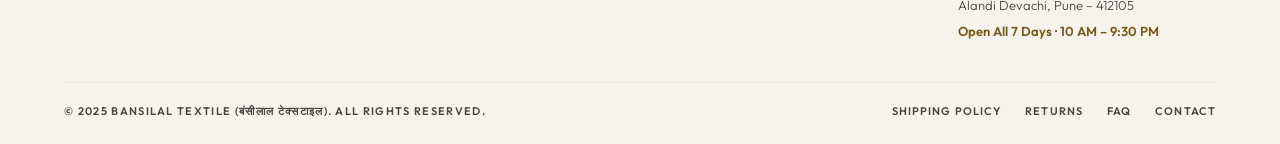
<file: contact.html>
<!DOCTYPE html>
<html lang="en">
<head>
  <meta charset="UTF-8">
  <meta name="viewport" content="width=device-width, initial-scale=1.0">
  <title>Contact Us — Bansilal Textile | Alandi, Pune</title>
  <meta name="description" content="Get in touch with Bansilal Textile. Visit us at Alandi-Moshi Road, Pune. Open all 7 days 10AM–9:30PM. Phone, WhatsApp, and online inquiry available.">
  <link rel="icon" href="../favicon_io/favicon.ico">
  <link rel="preconnect" href="https://fonts.googleapis.com">
  <link rel="preconnect" href="https://fonts.gstatic.com" crossorigin>
  <link href="https://fonts.googleapis.com/css2?family=Outfit:wght@300;400;500;600&family=Playfair+Display:ital,wght@0,400;0,500;0,600;1,400&display=swap" rel="stylesheet">
  <link href="https://fonts.googleapis.com/css2?family=Material+Symbols+Outlined:opsz,wght,FILL,GRAD@24,400,0,0" rel="stylesheet">
  <link rel="stylesheet" href="css/bansilal.css">
  <style>
    body { padding-top: 0; }
    .contact-grid { display: grid; grid-template-columns: 1fr; gap: 2.5rem; }
    @media (min-width: 1024px) { .contact-grid { grid-template-columns: 5fr 7fr; } }
  </style>
</head>
<body>
  <main style="min-height:100vh;background:var(--color-background);">
    <div class="container" style="padding-top:1.25rem;padding-bottom:5rem;">
      <nav class="breadcrumbs" aria-label="Breadcrumb" style="margin-bottom:2rem;">
        <a href="index.html">Home</a>
        <span class="breadcrumbs__sep">›</span>
        <span class="breadcrumbs__current">Contact</span>
      </nav>
      <div style="margin-bottom:3rem;" class="reveal">
        <div class="section-label"><span class="section-label__line"></span><span class="section-label__text">Reach Us</span></div>
        <h1 style="font-family:var(--font-display);font-size:clamp(2rem,4vw,3.25rem);font-weight:400;color:var(--color-primary);">Get In Touch</h1>
        <p style="font-size:1rem;font-weight:300;color:var(--color-on-surface-variant);max-width:40rem;margin-top:0.625rem;">We're here to help you find the perfect weave, plan your bridal trousseau, or answer any questions about our collections.</p>
      </div>

      <div class="contact-grid reveal reveal-delay-1">
        <!-- Info Column -->
        <div style="display:flex;flex-direction:column;gap:2rem;">
          <!-- Store Card -->
          <div style="background:var(--color-surface);padding:2rem;box-shadow:0 1px 4px rgba(0,0,0,0.06);display:flex;flex-direction:column;gap:1.25rem;">
            <div>
              <p style="font-size:0.6875rem;font-weight:600;letter-spacing:0.18em;text-transform:uppercase;color:var(--color-secondary);margin-bottom:0.25rem;">Flagship Store</p>
              <h2 style="font-family:var(--font-display);font-size:1.25rem;font-weight:600;color:var(--color-primary);">Bansilal Textile</h2>
            </div>
            <div style="display:flex;flex-direction:column;gap:1rem;">
              <div style="display:flex;gap:0.875rem;align-items:flex-start;">
                <span class="material-symbols-outlined" style="color:var(--color-secondary);font-size:1.25rem;flex-shrink:0;margin-top:0.1rem;">location_on</span>
                <div>
                  <p style="font-size:0.875rem;font-weight:500;color:var(--color-primary);">Address</p>
                  <p style="font-size:0.9375rem;font-weight:300;color:var(--color-on-surface-variant);margin-top:0.25rem;line-height:1.6;">MVCR+HCG, Alandi–Moshi Road,<br>Near Dehu Phata, Alandi Devachi,<br>Pune, Maharashtra – 412105</p>
                </div>
              </div>
              <div style="display:flex;gap:0.875rem;align-items:center;">
                <span class="material-symbols-outlined" style="color:var(--color-secondary);font-size:1.25rem;flex-shrink:0;">schedule</span>
                <div>
                  <p style="font-size:0.875rem;font-weight:500;color:var(--color-primary);">Store Hours</p>
                  <p style="font-size:0.9375rem;font-weight:300;color:var(--color-on-surface-variant);margin-top:0.25rem;"><strong>10:00 AM – 9:30 PM</strong> • Open All 7 Days</p>
                </div>
              </div>
              <div style="display:flex;gap:0.875rem;align-items:center;">
                <span class="material-symbols-outlined" style="color:var(--color-secondary);font-size:1.25rem;flex-shrink:0;">call</span>
                <div>
                  <p style="font-size:0.875rem;font-weight:500;color:var(--color-primary);">Phone</p>
                  <a href="tel:+919822000000" style="font-size:0.9375rem;font-weight:300;color:var(--color-secondary);margin-top:0.25rem;display:block;">+91 98220 00000</a>
                </div>
              </div>
              <div style="display:flex;gap:0.875rem;align-items:center;">
                <span class="material-symbols-outlined" style="color:var(--color-secondary);font-size:1.25rem;flex-shrink:0;">chat</span>
                <div>
                  <p style="font-size:0.875rem;font-weight:500;color:var(--color-primary);">WhatsApp</p>
                  <a href="https://wa.me/919822000000" target="_blank" rel="noopener" style="font-size:0.9375rem;font-weight:300;color:var(--color-secondary);margin-top:0.25rem;display:block;">Chat with us on WhatsApp</a>
                </div>
              </div>
              <div style="display:flex;gap:0.875rem;align-items:center;">
                <span class="material-symbols-outlined" style="color:var(--color-secondary);font-size:1.25rem;flex-shrink:0;">mail</span>
                <div>
                  <p style="font-size:0.875rem;font-weight:500;color:var(--color-primary);">Email</p>
                  <a href="mailto:info@bansilaltextile.in" style="font-size:0.9375rem;font-weight:300;color:var(--color-secondary);margin-top:0.25rem;display:block;">info@bansilaltextile.in</a>
                </div>
              </div>
            </div>
            <a href="https://maps.google.com/?q=Bansilal+Textile+Alandi+Pune" target="_blank" rel="noopener" class="btn-primary" style="width:100%;justify-content:center;padding:0.875rem;margin-top:0.5rem;">
              <span class="material-symbols-outlined" style="font-size:1rem;">map</span>
              Open in Google Maps
            </a>
          </div>

          <!-- Quick Contact -->
          <div style="background:var(--color-surface-container-low);padding:1.5rem;display:flex;flex-direction:column;gap:1rem;">
            <p style="font-size:0.6875rem;font-weight:600;letter-spacing:0.18em;text-transform:uppercase;color:var(--color-secondary);">Quick Contact</p>
            <a href="tel:+919822000000" class="btn-primary" style="width:100%;justify-content:center;padding:0.875rem;">
              <span class="material-symbols-outlined" style="font-size:1rem;">call</span>
              Call Store Now
            </a>
            <a href="https://wa.me/919822000000" target="_blank" rel="noopener" class="btn-secondary" style="width:100%;justify-content:center;padding:0.875rem;">
              <span class="material-symbols-outlined" style="font-size:1rem;">chat_bubble</span>
              WhatsApp Us
            </a>
          </div>
        </div>

        <!-- Form Column -->
        <div style="background:var(--color-surface);padding:2.5rem;box-shadow:0 1px 4px rgba(0,0,0,0.06);">
          <h2 style="font-family:var(--font-display);font-size:1.5rem;font-weight:600;color:var(--color-primary);margin-bottom:1.75rem;">Send Us a Message</h2>
          <form id="contact-form" style="display:flex;flex-direction:column;gap:1.5rem;" novalidate>
            <div class="form-row-2">
              <div class="field">
                <label for="ct-name">Full Name *</label>
                <input type="text" id="ct-name" required autocomplete="name" placeholder="Your full name">
              </div>
              <div class="field">
                <label for="ct-phone">Phone Number *</label>
                <input type="tel" id="ct-phone" required autocomplete="tel" placeholder="+91 98000 00000">
              </div>
            </div>
            <div class="field">
              <label for="ct-email">Email Address</label>
              <input type="email" id="ct-email" autocomplete="email" placeholder="your@email.com">
            </div>
            <div class="field">
              <label for="ct-subject">Subject</label>
              <select id="ct-subject">
                <option value="">Select a topic</option>
                <option>Bridal Trousseau Enquiry</option>
                <option>Paithani Saree Availability</option>
                <option>Bulk / Wholesale Order</option>
                <option>Custom Tailoring / Stitching</option>
                <option>Delivery / Shipping Query</option>
                <option>Returns / Exchange</option>
                <option>WhatsApp Video Shopping</option>
                <option>General Enquiry</option>
              </select>
            </div>
            <div class="field">
              <label for="ct-message">Message *</label>
              <textarea id="ct-message" rows="5" required placeholder="Tell us what you're looking for — wedding date, colour preference, budget range, family size for trousseau..."></textarea>
            </div>
            <button type="submit" class="btn-primary" style="width:100%;padding:1rem;justify-content:center;">
              <span class="material-symbols-outlined" style="font-size:1rem;">send</span>
              Send Message
            </button>
            <div id="contact-success" style="display:none;padding:1rem;background:rgba(119,90,25,0.08);text-align:center;">
              <span class="material-symbols-outlined" style="color:var(--color-secondary);font-size:1.5rem;display:block;margin-bottom:0.5rem;">check_circle</span>
              <p style="font-size:0.9375rem;font-weight:500;color:var(--color-primary);">Message sent!</p>
              <p style="font-size:0.875rem;font-weight:300;color:var(--color-on-surface-variant);margin-top:0.25rem;">Our team will respond within 4–6 hours on business days.</p>
            </div>
          </form>
        </div>
      </div>
    </div>
  </main>

  <script src="data/products.js"></script>
  <script src="js/cart.js"></script>
  <script src="js/utils.js"></script>
  <script src="js/layout.js"></script>
  <script>
    document.getElementById('contact-form').addEventListener('submit', function(e) {
      e.preventDefault();
      const name = document.getElementById('ct-name').value.trim();
      const phone = document.getElementById('ct-phone').value.trim();
      const msg = document.getElementById('ct-message').value.trim();
      if (!name || !phone || !msg) { showToast('Please fill in all required fields.', 'error'); return; }
      this.reset();
      document.getElementById('contact-success').style.display = 'block';
      showToast('Message sent! We\'ll be in touch soon.', 'success');
    });
  </script>
</body>
</html>
</file>
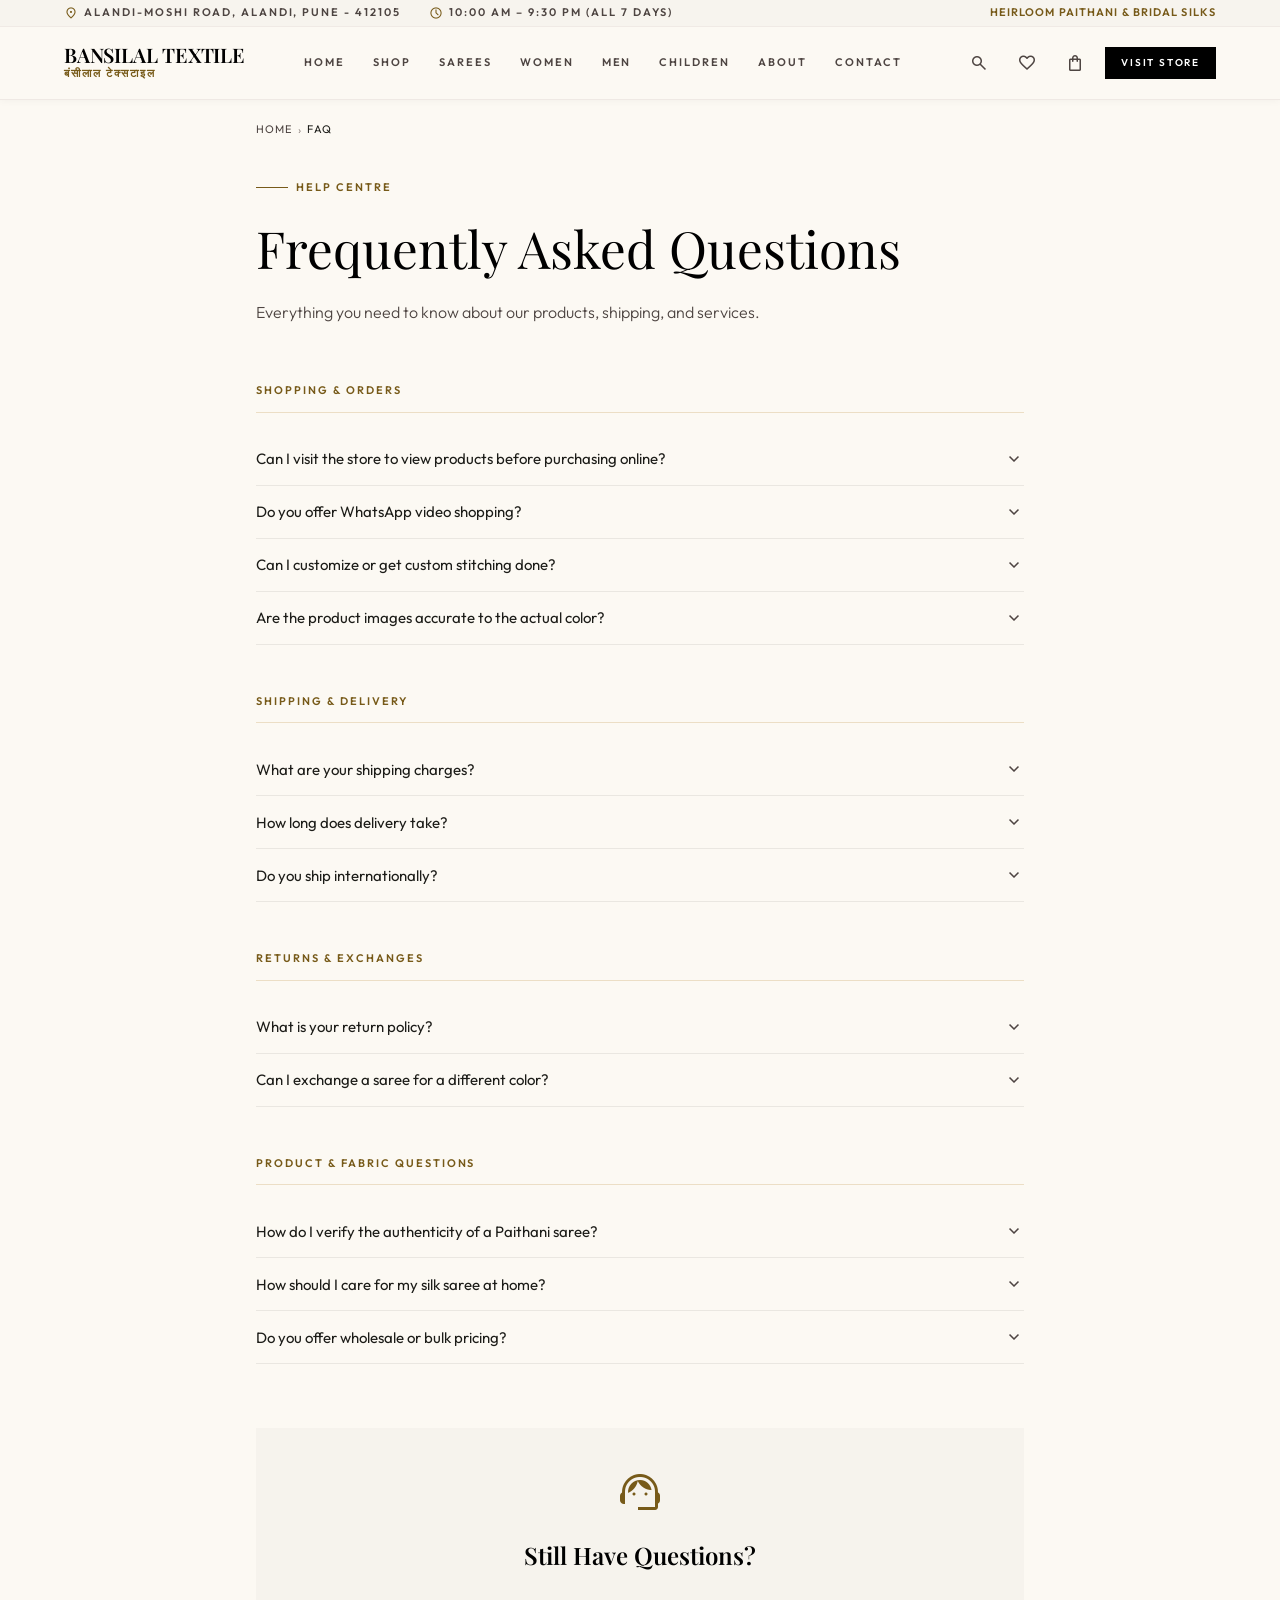
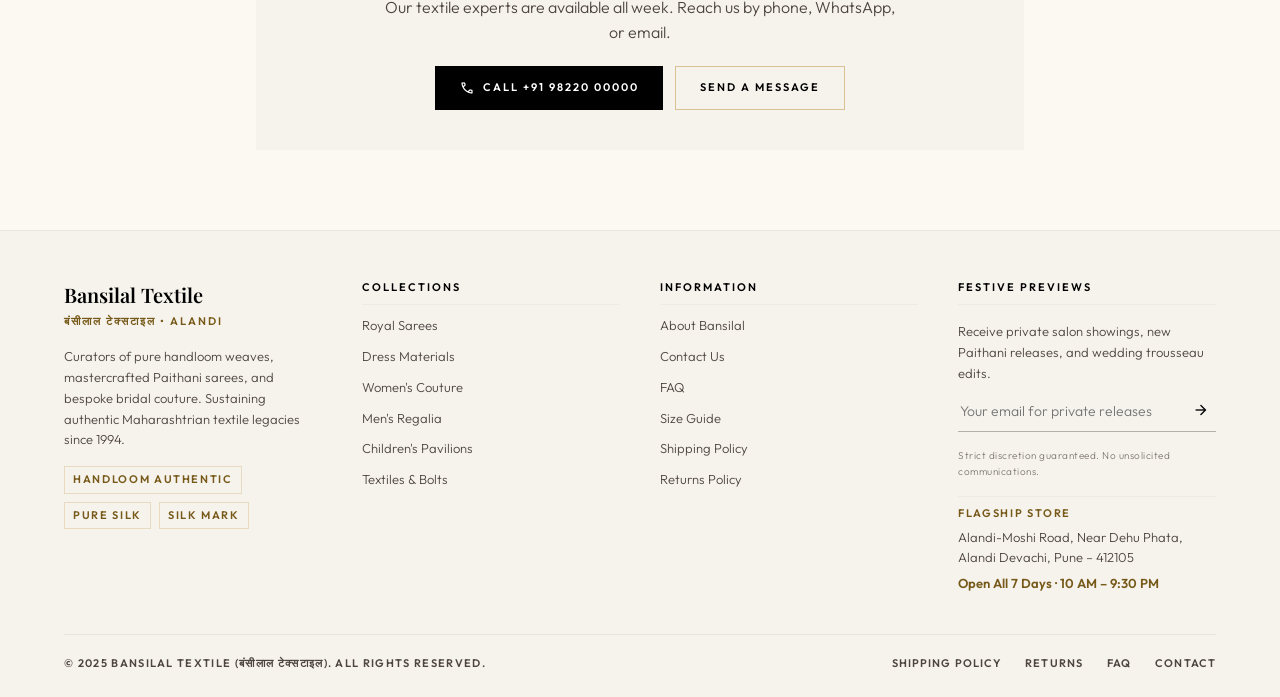
<file: faq.html>
<!DOCTYPE html>
<html lang="en">
<head>
  <meta charset="UTF-8">
  <meta name="viewport" content="width=device-width, initial-scale=1.0">
  <title>FAQs — Bansilal Textile | Shipping, Returns & Textile Questions</title>
  <meta name="description" content="Frequently asked questions about Bansilal Textile — shipping, returns, saree care, wholesale, bridal trousseau, custom stitching, and more.">
  <link rel="icon" href="../favicon_io/favicon.ico">
  <link rel="preconnect" href="https://fonts.googleapis.com">
  <link rel="preconnect" href="https://fonts.gstatic.com" crossorigin>
  <link href="https://fonts.googleapis.com/css2?family=Outfit:wght@300;400;500;600&family=Playfair+Display:ital,wght@0,400;0,500;0,600;1,400&display=swap" rel="stylesheet">
  <link href="https://fonts.googleapis.com/css2?family=Material+Symbols+Outlined:opsz,wght,FILL,GRAD@24,400,0,0" rel="stylesheet">
  <link rel="stylesheet" href="css/bansilal.css">
  <style>body { padding-top: 0; }</style>
</head>
<body>
  <main style="min-height:100vh;background:var(--color-background);">
    <div class="container" style="padding-top:1.25rem;padding-bottom:5rem;max-width:56rem;">
      <nav class="breadcrumbs" aria-label="Breadcrumb" style="margin-bottom:2rem;">
        <a href="index.html">Home</a>
        <span class="breadcrumbs__sep">›</span>
        <span class="breadcrumbs__current">FAQ</span>
      </nav>
      <div style="margin-bottom:3.5rem;" class="reveal">
        <div class="section-label"><span class="section-label__line"></span><span class="section-label__text">Help Centre</span></div>
        <h1 style="font-family:var(--font-display);font-size:clamp(2rem,4vw,3.25rem);font-weight:400;color:var(--color-primary);">Frequently Asked Questions</h1>
        <p style="font-size:1rem;font-weight:300;color:var(--color-on-surface-variant);margin-top:0.625rem;">Everything you need to know about our products, shipping, and services.</p>
      </div>

      <!-- FAQ Groups -->
      <div style="display:flex;flex-direction:column;gap:3rem;" class="reveal reveal-delay-1">
        
        <!-- Shopping -->
        <div>
          <h2 style="font-size:0.6875rem;font-weight:600;letter-spacing:0.18em;text-transform:uppercase;color:var(--color-secondary);margin-bottom:1.25rem;padding-bottom:0.75rem;border-bottom:1px solid rgba(197,160,89,0.3);">Shopping &amp; Orders</h2>
          <div class="accordion-group" style="display:flex;flex-direction:column;">
            <div class="accordion-item">
              <button class="accordion-header">Can I visit the store to view products before purchasing online?<span class="material-symbols-outlined accordion-icon">expand_more</span></button>
              <div class="accordion-body"><div class="accordion-content">Absolutely! Our flagship store in Alandi Devachi, Pune is open all 7 days from 10:00 AM to 9:30 PM. We recommend booking a private salon appointment in advance for bridal and wedding trousseau needs to ensure a dedicated textile consultant is available for your family.</div></div>
            </div>
            <div class="accordion-item">
              <button class="accordion-header">Do you offer WhatsApp video shopping?<span class="material-symbols-outlined accordion-icon">expand_more</span></button>
              <div class="accordion-body"><div class="accordion-content">Yes! For customers who cannot visit in person, we offer live WhatsApp video sessions where our team walks you through saree and textile selections directly from the showroom floor. Call us at +91 98220 00000 or WhatsApp us to schedule a session.</div></div>
            </div>
            <div class="accordion-item">
              <button class="accordion-header">Can I customize or get custom stitching done?<span class="material-symbols-outlined accordion-icon">expand_more</span></button>
              <div class="accordion-body"><div class="accordion-content">Yes! We offer custom stitching for all unstitched dress materials and suit sets. Standard stitching takes 5–7 working days in-store. Bespoke bridal pieces (lehengas, sherwanis) require 30–45 days with at least 2 fitting appointments. Custom sizing for ready-to-wear pieces can be arranged with 10–14 days notice.</div></div>
            </div>
            <div class="accordion-item">
              <button class="accordion-header">Are the product images accurate to the actual color?<span class="material-symbols-outlined accordion-icon">expand_more</span></button>
              <div class="accordion-body"><div class="accordion-content">We make every effort to capture true-to-life colors under natural studio lighting. However, screen calibrations vary by device. For Paithani sarees and heavy silks where exact color is critical for wedding coordination, we strongly recommend either visiting the store or requesting a WhatsApp video session to verify actual color under natural light.</div></div>
            </div>
          </div>
        </div>

        <!-- Shipping -->
        <div>
          <h2 style="font-size:0.6875rem;font-weight:600;letter-spacing:0.18em;text-transform:uppercase;color:var(--color-secondary);margin-bottom:1.25rem;padding-bottom:0.75rem;border-bottom:1px solid rgba(197,160,89,0.3);">Shipping &amp; Delivery</h2>
          <div class="accordion-group" style="display:flex;flex-direction:column;">
            <div class="accordion-item">
              <button class="accordion-header">What are your shipping charges?<span class="material-symbols-outlined accordion-icon">expand_more</span></button>
              <div class="accordion-body"><div class="accordion-content">Standard shipping is FREE on all orders above ₹5,000. For orders below ₹5,000, a flat shipping fee of ₹199 applies. Express delivery (2–3 business days) is available at ₹299 regardless of order value.</div></div>
            </div>
            <div class="accordion-item">
              <button class="accordion-header">How long does delivery take?<span class="material-symbols-outlined accordion-icon">expand_more</span></button>
              <div class="accordion-body"><div class="accordion-content">Standard delivery takes 5–7 business days across India. Express delivery takes 2–3 business days. For sarees and clothing pieces that require stitching, please add 5–7 working days for tailoring to the delivery timeline.</div></div>
            </div>
            <div class="accordion-item">
              <button class="accordion-header">Do you ship internationally?<span class="material-symbols-outlined accordion-icon">expand_more</span></button>
              <div class="accordion-body"><div class="accordion-content">Currently, we ship within India only. For international customers (NRI families planning weddings), we recommend our WhatsApp consultation service. We can prepare a complete trousseau package for pickup by a family member in India or through a trusted freight forwarding agent.</div></div>
            </div>
          </div>
        </div>

        <!-- Returns -->
        <div>
          <h2 style="font-size:0.6875rem;font-weight:600;letter-spacing:0.18em;text-transform:uppercase;color:var(--color-secondary);margin-bottom:1.25rem;padding-bottom:0.75rem;border-bottom:1px solid rgba(197,160,89,0.3);">Returns &amp; Exchanges</h2>
          <div class="accordion-group" style="display:flex;flex-direction:column;">
            <div class="accordion-item">
              <button class="accordion-header">What is your return policy?<span class="material-symbols-outlined accordion-icon">expand_more</span></button>
              <div class="accordion-body"><div class="accordion-content">We offer 30-day returns for unworn, unaltered pieces with original tags and packaging intact. Custom stitched, personalized, and bespoke pieces are final sale and cannot be returned. To initiate a return, contact us at info@bansilaltextile.in or call +91 98220 00000.</div></div>
            </div>
            <div class="accordion-item">
              <button class="accordion-header">Can I exchange a saree for a different color?<span class="material-symbols-outlined accordion-icon">expand_more</span></button>
              <div class="accordion-body"><div class="accordion-content">Yes, exchanges for different sizes or colors are accepted within 15 days provided the item is unworn and in original condition. Please note that exchange availability depends on stock, and we cannot guarantee the exact replacement. Visit us in-store or contact our team to arrange an exchange.</div></div>
            </div>
          </div>
        </div>

        <!-- Products -->
        <div>
          <h2 style="font-size:0.6875rem;font-weight:600;letter-spacing:0.18em;text-transform:uppercase;color:var(--color-secondary);margin-bottom:1.25rem;padding-bottom:0.75rem;border-bottom:1px solid rgba(197,160,89,0.3);">Product &amp; Fabric Questions</h2>
          <div class="accordion-group" style="display:flex;flex-direction:column;">
            <div class="accordion-item">
              <button class="accordion-header">How do I verify the authenticity of a Paithani saree?<span class="material-symbols-outlined accordion-icon">expand_more</span></button>
              <div class="accordion-body"><div class="accordion-content">All Paithani sarees from Bansilal Textile come with a Silk Mark India certification tag and a handloom certificate verifying origin from Yeola or Paithan weaving centres. The zari threads undergo a burn test and spectrometer verification. You can also look for the characteristic "ekdhoti" weaving on the reverse where the pallu meets the body.</div></div>
            </div>
            <div class="accordion-item">
              <button class="accordion-header">How should I care for my silk saree at home?<span class="material-symbols-outlined accordion-icon">expand_more</span></button>
              <div class="accordion-body"><div class="accordion-content">Dry clean only for Paithani, Kanjivaram, and Banarasi silks. Store folded in soft muslin cloth, never in plastic. Air your sarees after wearing before folding to prevent mildew. Avoid spraying perfume directly on silk. For zari sarees, periodically spread them to prevent permanent fold marks. Never wring or machine wash.</div></div>
            </div>
            <div class="accordion-item">
              <button class="accordion-header">Do you offer wholesale or bulk pricing?<span class="material-symbols-outlined accordion-icon">expand_more</span></button>
              <div class="accordion-body"><div class="accordion-content">Yes! We offer tiered wholesale pricing for orders of 25+ pieces. Retailers, boutiques, event planners, and wedding coordinators can register as wholesale buyers. Contact our wholesale desk at info@bansilaltextile.in or call us with your GST registration details. We also offer special pricing for group wedding orders covering the entire family's trousseau.</div></div>
            </div>
          </div>
        </div>
      </div>

      <!-- Still need help -->
      <div style="margin-top:4rem;padding:2.5rem;background:var(--color-surface-container-low);text-align:center;display:flex;flex-direction:column;align-items:center;gap:1.25rem;" class="reveal">
        <span class="material-symbols-outlined" style="font-size:3rem;color:var(--color-secondary);">support_agent</span>
        <h2 style="font-family:var(--font-display);font-size:1.5rem;font-weight:600;color:var(--color-primary);">Still Have Questions?</h2>
        <p style="font-size:1rem;font-weight:300;color:var(--color-on-surface-variant);max-width:32rem;">Our textile experts are available all week. Reach us by phone, WhatsApp, or email.</p>
        <div style="display:flex;flex-wrap:wrap;gap:0.75rem;justify-content:center;">
          <a href="tel:+919822000000" class="btn-primary">
            <span class="material-symbols-outlined" style="font-size:1rem;">call</span>
            Call +91 98220 00000
          </a>
          <a href="contact.html" class="btn-secondary">Send a Message</a>
        </div>
      </div>
    </div>
  </main>

  <script src="data/products.js"></script>
  <script src="js/cart.js"></script>
  <script src="js/utils.js"></script>
  <script src="js/layout.js"></script>
</body>
</html>
</file>
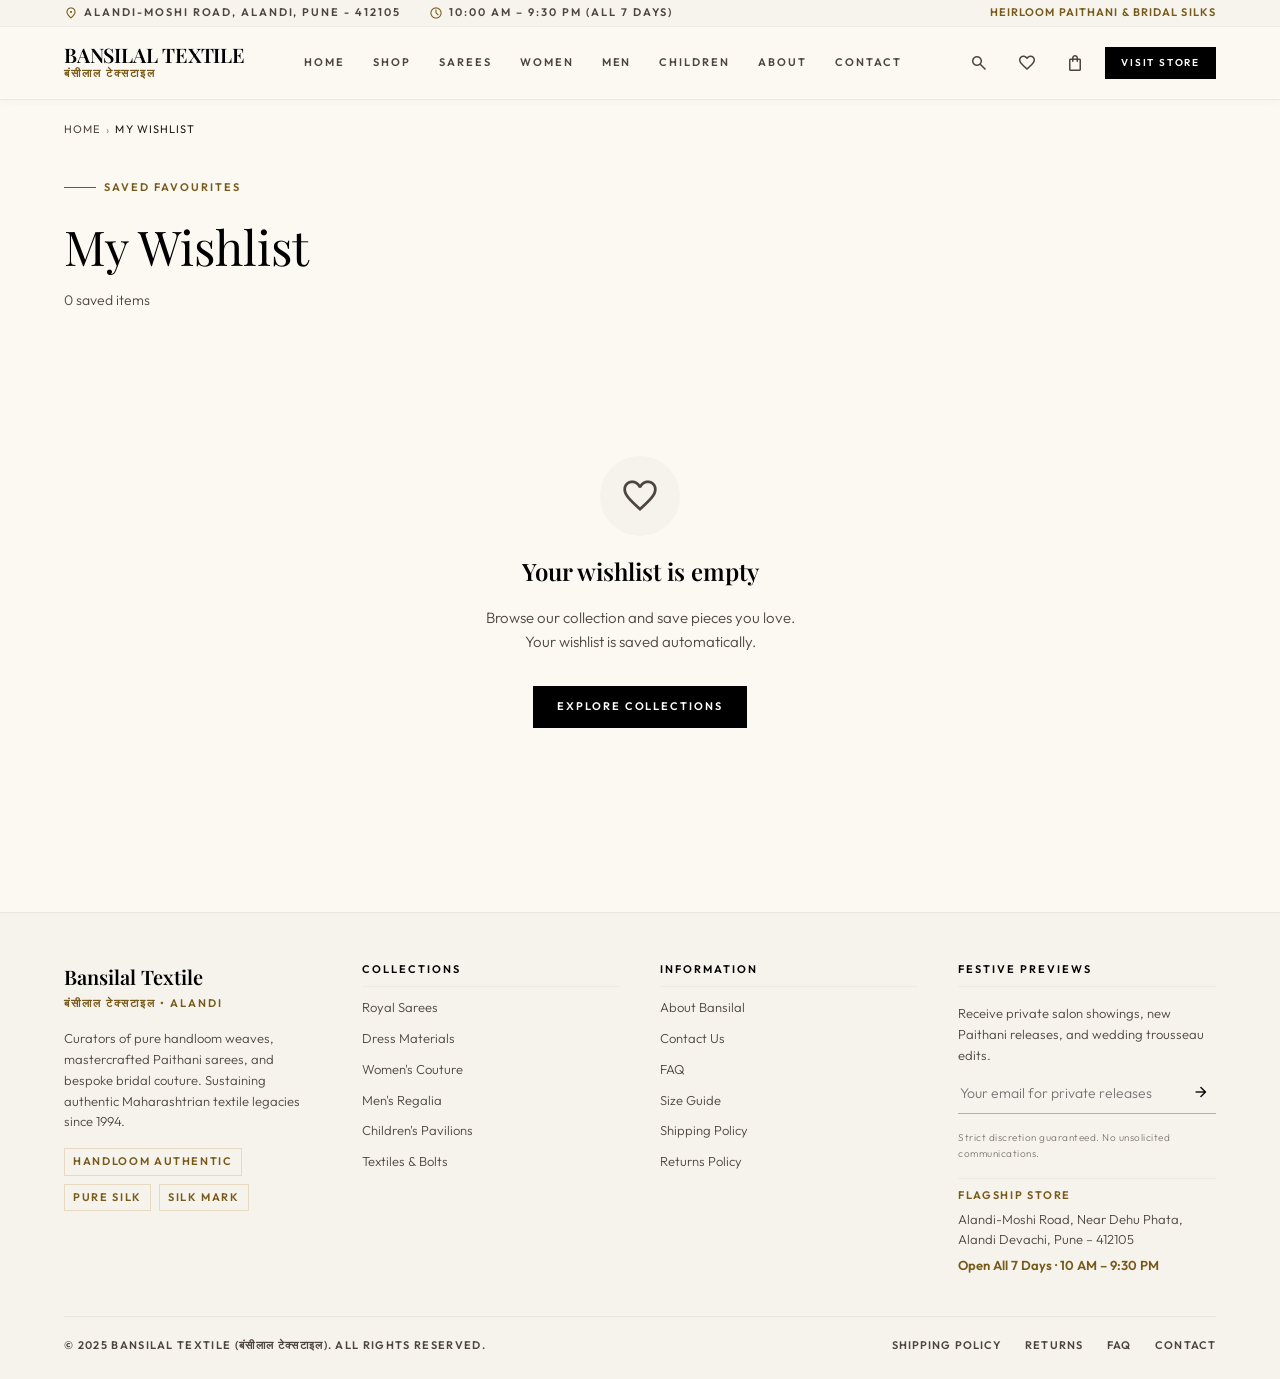
<file: wishlist.html>
<!DOCTYPE html>
<html lang="en">
<head>
  <meta charset="UTF-8">
  <meta name="viewport" content="width=device-width, initial-scale=1.0">
  <title>My Wishlist — Bansilal Textile</title>
  <meta name="description" content="Your saved wishlist items at Bansilal Textile. View and manage your favourite handloom sarees, bridal couture, and textiles.">
  <link rel="icon" href="../favicon_io/favicon.ico">
  <link rel="preconnect" href="https://fonts.googleapis.com">
  <link rel="preconnect" href="https://fonts.gstatic.com" crossorigin>
  <link href="https://fonts.googleapis.com/css2?family=Outfit:wght@300;400;500;600&family=Playfair+Display:ital,wght@0,400;0,500;0,600;1,400&display=swap" rel="stylesheet">
  <link href="https://fonts.googleapis.com/css2?family=Material+Symbols+Outlined:opsz,wght,FILL,GRAD@24,400,0,0" rel="stylesheet">
  <link rel="stylesheet" href="css/bansilal.css">
  <style>
    body { padding-top: 0; }
    .wishlist-grid {
      display: grid;
      grid-template-columns: repeat(2, 1fr);
      gap: 1.25rem;
    }
    @media (min-width: 768px) { .wishlist-grid { grid-template-columns: repeat(3, 1fr); } }
    @media (min-width: 1024px) { .wishlist-grid { grid-template-columns: repeat(4, 1fr); } }
  </style>
</head>
<body>
  <main style="min-height:100vh;background:var(--color-background);">
    <div class="container" style="padding-top:1.25rem;padding-bottom:5rem;">
      <nav class="breadcrumbs" aria-label="Breadcrumb" style="margin-bottom:2rem;">
        <a href="index.html">Home</a>
        <span class="breadcrumbs__sep">›</span>
        <span class="breadcrumbs__current">My Wishlist</span>
      </nav>
      <div style="display:flex;align-items:flex-end;justify-content:space-between;flex-wrap:wrap;gap:1rem;margin-bottom:2.5rem;">
        <div>
          <div class="section-label"><span class="section-label__line"></span><span class="section-label__text">Saved Favourites</span></div>
          <h1 style="font-family:var(--font-display);font-size:clamp(1.75rem,4vw,3rem);font-weight:400;color:var(--color-primary);">My Wishlist</h1>
          <p id="wishlist-count" style="font-size:0.875rem;color:var(--color-on-surface-variant);margin-top:0.25rem;"></p>
        </div>
        <div style="display:flex;gap:0.75rem;">
          <button id="add-all-btn" onclick="addAllToCart()" class="btn-primary" style="display:none;">
            <span class="material-symbols-outlined" style="font-size:1rem;">shopping_bag</span>
            Add All to Cart
          </button>
        </div>
      </div>

      <!-- Empty State -->
      <div id="wishlist-empty" class="empty-state" style="display:none;padding:5rem 2rem;min-height:30rem;">
        <div class="empty-state__icon" style="width:5rem;height:5rem;">
          <span class="material-symbols-outlined" style="font-size:2.5rem;">favorite_border</span>
        </div>
        <h2 class="empty-state__title" style="font-size:1.5rem;">Your wishlist is empty</h2>
        <p class="empty-state__text">Browse our collection and save pieces you love. Your wishlist is saved automatically.</p>
        <a href="shop.html" class="btn-primary" style="margin-top:1rem;">Explore Collections</a>
      </div>

      <!-- Wishlist Grid -->
      <div class="wishlist-grid" id="wishlist-grid" style="display:none;"></div>
    </div>
  </main>

  <script src="data/products.js"></script>
  <script src="js/cart.js"></script>
  <script src="js/utils.js"></script>
  <script src="js/layout.js"></script>
  <script>
    function renderWishlist() {
      const ids = wishlistManager.getWishlist();
      const grid = document.getElementById('wishlist-grid');
      const empty = document.getElementById('wishlist-empty');
      const countEl = document.getElementById('wishlist-count');
      const addAllBtn = document.getElementById('add-all-btn');

      countEl.textContent = ids.length + ' saved item' + (ids.length !== 1 ? 's' : '');

      if (ids.length === 0) {
        grid.style.display = 'none';
        empty.style.display = 'flex';
        if (addAllBtn) addAllBtn.style.display = 'none';
        return;
      }

      empty.style.display = 'none';
      grid.style.display = 'grid';
      if (addAllBtn) addAllBtn.style.display = 'inline-flex';

      const products = ids.map(id => PRODUCTS.find(p => p.id === id)).filter(Boolean);
      grid.innerHTML = products.map(p => {
        const discount = getDiscount(p.price, p.compareAtPrice);
        return `
          <article class="product-card" data-product-id="${p.id}">
            <div class="product-card__image-wrap">
              <a href="product.html?slug=${p.slug}">
                <img class="product-card__image" src="${p.images[0]}" alt="${p.name}" loading="lazy">
              </a>
              ${p.newArrival ? '<span class="product-card__badge product-card__badge--new">New</span>' : ''}
              ${discount > 0 && !p.newArrival ? `<span class="product-card__badge product-card__badge--sale">${discount}% Off</span>` : ''}
              <button class="product-card__wishlist is-wished" 
                onclick="removeFromWishlistAndRefresh('${p.id}')"
                aria-label="Remove from wishlist">
                <span class="material-symbols-outlined" style="font-size:16px;font-variation-settings:'FILL' 1">favorite</span>
              </button>
            </div>
            <div class="product-card__body">
              <span class="product-card__category">${p.categoryLabel}</span>
              <h3 class="product-card__name"><a href="product.html?slug=${p.slug}" style="color:inherit;text-decoration:none;">${p.name}</a></h3>
              <p class="product-card__fabric">${p.fabric.split('—')[0].trim()}</p>
              <div class="product-card__price-row">
                <span class="product-card__price">${formatPrice(p.price)}</span>
                ${p.compareAtPrice ? `<span class="product-card__compare-price">${formatPrice(p.compareAtPrice)}</span>` : ''}
              </div>
              <div style="display:flex;gap:0.5rem;margin-top:0.75rem;">
                <button onclick="cartManager.addToCart('${p.id}',1,this);wishlistManager.remove('${p.id}');renderWishlist();" 
                  class="product-card__add-btn" style="opacity:1;transform:none;flex:1;">
                  Move to Cart
                </button>
              </div>
            </div>
          </article>`;
      }).join('');
    }

    function removeFromWishlistAndRefresh(id) {
      wishlistManager.remove(id);
      renderWishlist();
      showToast('Removed from wishlist', 'success');
    }

    function addAllToCart() {
      const ids = wishlistManager.getWishlist();
      ids.forEach(id => cartManager.addToCart(id, 1));
      wishlistManager.getWishlist().forEach(id => wishlistManager.remove(id));
      renderWishlist();
      showToast('All wishlist items moved to cart!', 'success');
    }

    document.addEventListener('wishlist:updated', renderWishlist);
    document.addEventListener('DOMContentLoaded', renderWishlist);
  </script>
</body>
</html>
</file>
<file: css/bansilal.css>
/* ===================================================
   BANSILAL TEXTILE — Design System CSS
   Atelier Heritage Design Language
   SOURCE OF TRUTH: stitch_bansilal_textile_parallax_website/DESIGN.md
   =================================================== */

/* === CSS CUSTOM PROPERTIES === */
:root {
  /* Surface Colors */
  --color-background: #fcf9f3;
  --color-surface: #fcf9f3;
  --color-surface-bright: #fcf9f3;
  --color-surface-dim: #dcdad4;
  --color-surface-container-lowest: #ffffff;
  --color-surface-container-low: #f6f3ed;
  --color-surface-container: #f0eee8;
  --color-surface-container-high: #ebe8e2;
  --color-surface-container-highest: #e5e2dc;

  /* Text Colors */
  --color-on-surface: #1c1c18;
  --color-on-surface-variant: #4e4542;
  --color-inverse-surface: #31312d;
  --color-inverse-on-surface: #f3f0ea;

  /* Primary */
  --color-primary: #000000;
  --color-on-primary: #ffffff;
  --color-primary-container: #201a18;
  --color-on-primary-container: #8c827e;
  --color-primary-fixed: #ede0dc;
  --color-primary-fixed-dim: #d0c4c0;
  --color-inverse-primary: #d0c4c0;

  /* Secondary (Gold) */
  --color-secondary: #775a19;
  --color-on-secondary: #ffffff;
  --color-secondary-container: #fed488;
  --color-on-secondary-container: #785a1a;
  --color-secondary-fixed: #ffdea5;
  --color-secondary-fixed-dim: #e9c176;
  --color-on-secondary-fixed: #261900;

  /* Tertiary */
  --color-tertiary: #000000;
  --color-on-tertiary: #ffffff;
  --color-tertiary-container: #2d1600;
  --color-on-tertiary-container: #a87b4f;
  --color-tertiary-fixed: #ffdcbf;
  --color-tertiary-fixed-dim: #f1bc8c;

  /* Utility */
  --color-outline: #807571;
  --color-outline-variant: #d1c4c0;
  --color-surface-tint: #655c5a;
  --color-surface-variant: #e5e2dc;

  /* Error */
  --color-error: #ba1a1a;
  --color-on-error: #ffffff;
  --color-error-container: #ffdad6;
  --color-on-error-container: #93000a;

  /* Heritage Derived */
  --color-gold: #C5A059;
  --color-gold-light: rgba(197, 160, 89, 0.35);
  --color-espresso: #1A1412;
  --color-cream: #F9F6F0;

  /* Borders */
  --border-hairline: rgba(26, 20, 18, 0.08);
  --border-gold-hairline: rgba(197, 160, 89, 0.35);

  /* Spacing */
  --space-xs: 0.25rem;
  --space-sm: 0.5rem;
  --space-md: 1rem;
  --space-lg: 1.75rem;
  --space-xl: 3rem;
  --gutter: 2rem;
  --gutter-mobile: 1rem;
  --margin: 4rem;
  --margin-mobile: 1.25rem;

  /* Typography */
  --font-display: 'Playfair Display', Georgia, serif;
  --font-body: 'Outfit', system-ui, sans-serif;

  /* Shadows */
  --shadow-drawer: 0 24px 48px -12px rgba(26, 20, 18, 0.12);
  --shadow-card: 0 2px 8px rgba(26, 20, 18, 0.06);
  --shadow-elevated: 0 8px 32px rgba(26, 20, 18, 0.10);

  /* Transitions */
  --transition-fast: 150ms ease;
  --transition-standard: 300ms ease;
  --transition-slow: 700ms ease-out;
  --transition-button: 350ms ease;
}

/* === RESET & BASE === */
*, *::before, *::after { box-sizing: border-box; }

html {
  scroll-behavior: smooth;
  -webkit-text-size-adjust: 100%;
  overflow-x: clip;
}

body {
  margin: 0;
  padding: 0;
  background-color: var(--color-background);
  color: var(--color-on-surface);
  font-family: var(--font-body);
  font-size: 0.9375rem;
  font-weight: 300;
  line-height: 1.6;
  -webkit-font-smoothing: antialiased;
  -moz-osx-font-smoothing: grayscale;
  overscroll-behavior: none;
  overflow-x: clip;
}

img { max-width: 100%; height: auto; display: block; }
a { color: inherit; text-decoration: none; }
button { cursor: pointer; border: none; background: none; font-family: inherit; }
input, textarea, select { font-family: inherit; }
ul, ol { list-style: none; margin: 0; padding: 0; }
h1, h2, h3, h4, h5, h6 { margin: 0; }
p { margin: 0; }

/* === TYPOGRAPHY SCALE === */
.text-display-xl {
  font-family: var(--font-display);
  font-size: 4.5rem;
  font-weight: 400;
  line-height: 5rem;
  letter-spacing: -0.02em;
}
.text-display-xl-mobile {
  font-family: var(--font-display);
  font-size: 2.75rem;
  font-weight: 400;
  line-height: 3.25rem;
  letter-spacing: -0.01em;
}
.text-display-lg {
  font-family: var(--font-display);
  font-size: 3.25rem;
  font-weight: 400;
  line-height: 3.75rem;
  letter-spacing: -0.015em;
}
.text-display-lg-mobile {
  font-family: var(--font-display);
  font-size: 2.25rem;
  font-weight: 400;
  line-height: 2.75rem;
  letter-spacing: -0.01em;
}
.text-headline-lg {
  font-family: var(--font-display);
  font-size: 2.25rem;
  font-weight: 500;
  line-height: 2.75rem;
  letter-spacing: -0.01em;
}
.text-headline-md {
  font-family: var(--font-display);
  font-size: 1.75rem;
  font-weight: 500;
  line-height: 2.25rem;
}
.text-headline-sm {
  font-family: var(--font-display);
  font-size: 1.25rem;
  font-weight: 600;
  line-height: 1.75rem;
}
.text-title-lg {
  font-family: var(--font-body);
  font-size: 1.125rem;
  font-weight: 500;
  line-height: 1.625rem;
  letter-spacing: 0.02em;
}
.text-title-md {
  font-family: var(--font-body);
  font-size: 1rem;
  font-weight: 500;
  line-height: 1.5rem;
  letter-spacing: 0.03em;
}
.text-body-lg {
  font-family: var(--font-body);
  font-size: 1.125rem;
  font-weight: 300;
  line-height: 1.875rem;
}
.text-body-md {
  font-family: var(--font-body);
  font-size: 0.9375rem;
  font-weight: 300;
  line-height: 1.6rem;
}
.text-body-sm {
  font-family: var(--font-body);
  font-size: 0.8125rem;
  font-weight: 400;
  line-height: 1.375rem;
}
.text-label-caps {
  font-family: var(--font-body);
  font-size: 0.6875rem;
  font-weight: 600;
  line-height: 1rem;
  letter-spacing: 0.18em;
  text-transform: uppercase;
}
.text-label-md {
  font-family: var(--font-body);
  font-size: 0.875rem;
  font-weight: 400;
  line-height: 1.25rem;
  letter-spacing: 0.05em;
}

/* === LAYOUT === */
.container {
  width: 100%;
  max-width: 1440px;
  margin-left: auto;
  margin-right: auto;
  padding-left: var(--margin);
  padding-right: var(--margin);
}
@media (max-width: 1024px) {
  .container { padding-left: 2rem; padding-right: 2rem; }
}
@media (max-width: 767px) {
  .container { padding-left: var(--margin-mobile); padding-right: var(--margin-mobile); }
}

.section-py { padding-top: 2.75rem; padding-bottom: 2.75rem; }
@media (max-width: 767px) {
  .section-py { padding-top: 1.75rem; padding-bottom: 1.75rem; }
}

/* === BUTTONS === */
.btn-primary {
  display: inline-flex;
  align-items: center;
  justify-content: center;
  gap: 0.5rem;
  padding: 0.75rem 1.5rem;
  background-color: var(--color-primary);
  color: var(--color-on-primary);
  font-family: var(--font-body);
  font-size: 0.6875rem;
  font-weight: 600;
  letter-spacing: 0.18em;
  text-transform: uppercase;
  border-radius: 0;
  border: none;
  cursor: pointer;
  transition: background-color var(--transition-button), color var(--transition-button);
  text-decoration: none;
  white-space: nowrap;
}
.btn-primary:hover {
  background-color: var(--color-secondary);
  color: var(--color-on-secondary);
}
.btn-primary:focus-visible {
  outline: 2px solid var(--color-secondary);
  outline-offset: 2px;
}

.btn-secondary {
  display: inline-flex;
  align-items: center;
  justify-content: center;
  gap: 0.5rem;
  padding: 0.75rem 1.5rem;
  background-color: transparent;
  color: var(--color-primary);
  font-family: var(--font-body);
  font-size: 0.6875rem;
  font-weight: 600;
  letter-spacing: 0.18em;
  text-transform: uppercase;
  border-radius: 0;
  border: 1px solid rgba(197, 160, 89, 0.6);
  cursor: pointer;
  transition: background-color var(--transition-button), border-color var(--transition-button);
  text-decoration: none;
  white-space: nowrap;
}
.btn-secondary:hover {
  background-color: rgba(197, 160, 89, 0.08);
  border-color: var(--color-secondary);
}

.btn-ghost {
  display: inline-flex;
  align-items: center;
  gap: 0.375rem;
  padding: 0;
  color: var(--color-primary);
  font-family: var(--font-body);
  font-size: 0.6875rem;
  font-weight: 600;
  letter-spacing: 0.18em;
  text-transform: uppercase;
  background: none;
  border: none;
  cursor: pointer;
  position: relative;
  text-decoration: none;
}
.btn-ghost::after {
  content: '';
  position: absolute;
  bottom: -2px;
  left: 50%;
  right: 50%;
  height: 1px;
  background-color: currentColor;
  transition: left var(--transition-standard), right var(--transition-standard);
}
.btn-ghost:hover::after { left: 0; right: 0; }
.btn-ghost:hover { color: var(--color-secondary); }

/* === CARDS === */
.product-card {
  background: var(--color-surface);
  overflow: hidden;
  transition: box-shadow 500ms ease;
  cursor: pointer;
  display: flex;
  flex-direction: column;
}
.product-card:hover { box-shadow: var(--shadow-elevated); }

.product-card__image-wrap {
  aspect-ratio: 1 / 1;
  max-height: 210px;
  overflow: hidden;
  background: var(--color-surface-container-highest);
  position: relative;
}
@media (max-width: 639px) {
  .product-card__image-wrap {
    aspect-ratio: 1 / 1;
    max-height: 150px;
  }
}
.product-card__image {
  width: 100%;
  height: 100%;
  object-fit: cover;
  transition: transform var(--transition-slow);
}
.product-card:hover .product-card__image { transform: scale(1.025); }

.product-card__badge {
  position: absolute;
  top: 0.625rem;
  left: 0.625rem;
  padding: 0.2rem 0.45rem;
  font-size: 0.625rem;
  font-weight: 600;
  letter-spacing: 0.16em;
  text-transform: uppercase;
}
.product-card__badge--new { background: var(--color-primary); color: var(--color-on-primary); }
.product-card__badge--sale { background: var(--color-secondary); color: var(--color-on-secondary); }

.product-card__wishlist {
  position: absolute;
  top: 0.625rem;
  right: 0.625rem;
  width: 1.875rem;
  height: 1.875rem;
  display: flex;
  align-items: center;
  justify-content: center;
  background: var(--color-surface);
  border: 1px solid var(--border-hairline);
  color: var(--color-on-surface-variant);
  cursor: pointer;
  transition: background var(--transition-fast), color var(--transition-fast);
}
.product-card__wishlist:hover, .product-card__wishlist.is-wished {
  background: var(--color-secondary);
  color: var(--color-on-secondary);
  border-color: var(--color-secondary);
}

.product-card__body {
  padding: 0.75rem 0.875rem;
  border-top: 1px solid rgba(197, 160, 89, 0.3);
  flex: 1;
  display: flex;
  flex-direction: column;
  gap: 0.25rem;
}
.product-card__category {
  font-size: 0.625rem;
  font-weight: 600;
  letter-spacing: 0.16em;
  text-transform: uppercase;
  color: var(--color-secondary);
}
.product-card__name {
  font-family: var(--font-display);
  font-size: 0.9375rem;
  font-weight: 500;
  line-height: 1.35;
  color: var(--color-primary);
  display: -webkit-box;
  -webkit-line-clamp: 1;
  line-clamp: 1;
  -webkit-box-orient: vertical;
  overflow: hidden;
}
.product-card__fabric {
  font-size: 0.75rem;
  color: var(--color-on-surface-variant);
  font-weight: 300;
  white-space: nowrap;
  overflow: hidden;
  text-overflow: ellipsis;
}
.product-card__price-row {
  display: flex;
  align-items: center;
  gap: 0.5rem;
  margin-top: 0.125rem;
}
.product-card__price {
  font-family: var(--font-body);
  font-size: 0.9375rem;
  font-weight: 500;
  color: var(--color-on-surface);
}
.product-card__compare-price {
  font-size: 0.75rem;
  color: var(--color-on-surface-variant);
  text-decoration: line-through;
}
.product-card__add-btn {
  margin-top: 0.5rem;
  width: 100%;
  padding: 0.5rem;
  background: var(--color-primary);
  color: var(--color-on-primary);
  font-size: 0.625rem;
  font-weight: 600;
  letter-spacing: 0.14em;
  text-transform: uppercase;
  border: none;
  cursor: pointer;
  transition: background var(--transition-button);
  opacity: 0;
  transform: translateY(4px);
  transition: opacity 200ms, transform 200ms, background var(--transition-button);
}
.product-card:hover .product-card__add-btn {
  opacity: 1;
  transform: translateY(0);
}
.product-card__add-btn:hover { background: var(--color-secondary); }

/* === STAR RATING === */
.stars {
  display: flex;
  align-items: center;
  gap: 0.1rem;
  color: var(--color-secondary);
  font-size: 0.8rem;
}

/* === INPUT FIELDS === */
.field {
  display: flex;
  flex-direction: column;
  gap: 0.375rem;
}
.field label {
  font-size: 0.6875rem;
  font-weight: 600;
  letter-spacing: 0.18em;
  text-transform: uppercase;
  color: var(--color-on-surface-variant);
}
.field input, .field select, .field textarea {
  width: 100%;
  background: var(--color-surface);
  border: none;
  border-bottom: 1px solid rgba(26, 20, 18, 0.2);
  padding: 0.75rem 0;
  font-size: 0.9375rem;
  font-weight: 300;
  color: var(--color-on-surface);
  outline: none;
  transition: border-color var(--transition-standard);
  appearance: none;
  -webkit-appearance: none;
}
.field input:focus, .field select:focus, .field textarea:focus {
  border-bottom-color: var(--color-secondary);
}
.field input::placeholder, .field textarea::placeholder {
  color: var(--color-outline);
  opacity: 0.6;
}

/* === MAIN PAGE SPACING OFFSET === */
main {
  padding-top: 4.5rem;
  box-sizing: border-box;
}
@media (min-width: 1024px) {
  main {
    padding-top: 6.25rem;
  }
}
main.home-main {
  padding-top: 0;
}

/* === NAVIGATION === */
.site-header {
  position: fixed;
  top: 0;
  left: 0;
  right: 0;
  z-index: 100;
  background: rgba(252, 249, 243, 0.95);
  backdrop-filter: blur(12px);
  -webkit-backdrop-filter: blur(12px);
  border-bottom: 1px solid rgba(209, 196, 192, 0.3);
  box-shadow: 0 1px 8px rgba(0,0,0,0.04);
}
.site-header__top {
  display: none;
  background: rgba(246, 243, 237, 0.7);
  border-bottom: 1px solid rgba(209, 196, 192, 0.2);
  padding: 0.25rem 0;
}
@media (min-width: 1024px) { .site-header__top { display: block; } }

.site-header__main {
  height: 4.5rem;
  display: flex;
  align-items: center;
  justify-content: space-between;
  gap: 1rem;
}

.site-header__logo {
  display: flex;
  align-items: center;
  gap: 0.75rem;
  text-decoration: none;
  flex-shrink: 0;
}
.site-header__logo img {
  height: 2rem;
  width: auto;
  object-fit: contain;
}
.site-header__logo-text { display: flex; flex-direction: column; }
.site-header__logo-name {
  font-family: var(--font-display);
  font-size: 1.25rem;
  font-weight: 600;
  line-height: 1.2;
  letter-spacing: -0.01em;
  color: var(--color-primary);
  text-transform: uppercase;
}
.site-header__logo-hindi {
  font-size: 0.6875rem;
  font-weight: 600;
  letter-spacing: 0.18em;
  color: var(--color-secondary);
  margin-top: -0.1rem;
}

.site-nav {
  display: none;
  align-items: center;
  gap: 1.75rem;
}
@media (min-width: 1280px) { .site-nav { display: flex; } }

.site-nav a {
  font-size: 0.6875rem;
  font-weight: 600;
  letter-spacing: 0.18em;
  text-transform: uppercase;
  color: var(--color-on-surface-variant);
  text-decoration: none;
  padding: 0.25rem 0;
  transition: color var(--transition-fast);
  position: relative;
}
.site-nav a::after {
  content: '';
  position: absolute;
  bottom: 0;
  left: 0;
  right: 0;
  height: 1px;
  background: var(--color-secondary);
  transform: scaleX(0);
  transition: transform var(--transition-standard);
}
.site-nav a:hover, .site-nav a.is-active { color: var(--color-on-surface); }
.site-nav a:hover::after, .site-nav a.is-active::after { transform: scaleX(1); }
.site-nav a.is-active { color: var(--color-primary); font-weight: 500; }

.site-header__actions {
  display: flex;
  align-items: center;
  gap: 0.5rem;
  flex-shrink: 0;
}
@media (min-width: 640px) {
  .site-header__actions {
    gap: 0.75rem;
  }
}

#header-cta {
  display: none !important;
}
@media (min-width: 1280px) {
  #header-cta {
    display: inline-flex !important;
  }
}

.icon-btn {
  width: 2.25rem;
  height: 2.25rem;
  display: flex;
  align-items: center;
  justify-content: center;
  color: var(--color-on-surface-variant);
  border-radius: 0;
  transition: color var(--transition-fast), background var(--transition-fast);
  position: relative;
  cursor: pointer;
  border: none;
  background: none;
  flex-shrink: 0;
}
.icon-btn:hover { color: var(--color-primary); }
.icon-btn .material-symbols-outlined { font-size: 1.25rem; }

.icon-btn__badge {
  position: absolute;
  top: 0;
  right: 0;
  width: 1rem;
  height: 1rem;
  display: flex;
  align-items: center;
  justify-content: center;
  background: var(--color-secondary);
  color: var(--color-on-secondary);
  font-size: 0.5rem;
  font-weight: 700;
  border-radius: 50%;
  line-height: 1;
}

.mobile-menu-btn {
  display: flex;
  align-items: center;
  justify-content: center;
  width: 2.375rem;
  height: 2.375rem;
  color: var(--color-primary);
  cursor: pointer;
  border: 1px solid rgba(197, 160, 89, 0.4);
  background: var(--color-surface-container-low);
  transition: background var(--transition-fast), color var(--transition-fast), border-color var(--transition-fast);
  flex-shrink: 0;
  padding: 0;
  position: relative;
}
.mobile-menu-btn:hover,
.mobile-menu-btn:focus-visible,
.mobile-menu-btn.is-active {
  background: var(--color-surface-container);
  color: var(--color-secondary);
  border-color: var(--color-secondary);
}
@media (min-width: 1280px) { .mobile-menu-btn { display: none !important; } }

/* === MOBILE NAVIGATION DRAWER === */
.mobile-nav {
  position: fixed;
  inset: 0;
  z-index: 500;
  display: none;
}
.mobile-nav.is-open {
  display: flex;
}
.mobile-nav__overlay {
  position: fixed;
  inset: 0;
  background: rgba(26, 20, 18, 0.65);
  backdrop-filter: blur(6px);
  -webkit-backdrop-filter: blur(6px);
  z-index: 501;
  animation: mobileNavFadeIn 220ms ease forwards;
}
.mobile-nav__panel {
  position: fixed;
  top: 0;
  left: 0;
  bottom: 0;
  width: min(22rem, 85vw);
  height: 100%;
  background: var(--color-surface);
  display: flex;
  flex-direction: column;
  overflow-y: auto;
  -webkit-overflow-scrolling: touch;
  z-index: 502;
  box-shadow: 6px 0 28px rgba(0, 0, 0, 0.22);
  animation: mobileNavSlideIn 260ms cubic-bezier(0.16, 1, 0.3, 1) forwards;
}

.mobile-nav.is-closing .mobile-nav__overlay {
  animation: mobileNavFadeOut 200ms ease forwards;
}
.mobile-nav.is-closing .mobile-nav__panel {
  animation: mobileNavSlideOut 200ms ease forwards;
}

@keyframes mobileNavFadeIn {
  from { opacity: 0; }
  to { opacity: 1; }
}
@keyframes mobileNavFadeOut {
  from { opacity: 1; }
  to { opacity: 0; }
}
@keyframes mobileNavSlideIn {
  from { transform: translateX(-100%); }
  to { transform: translateX(0); }
}
@keyframes mobileNavSlideOut {
  from { transform: translateX(0); }
  to { transform: translateX(-100%); }
}

.mobile-nav__header {
  display: flex;
  align-items: center;
  justify-content: space-between;
  padding: 1.25rem 1.5rem;
  border-bottom: 1px solid var(--border-hairline);
  background: var(--color-surface-container-low);
  flex-shrink: 0;
}
.mobile-nav__close-btn {
  width: 2.25rem;
  height: 2.25rem;
  display: flex;
  align-items: center;
  justify-content: center;
  color: var(--color-on-surface-variant);
  border: 1px solid rgba(197, 160, 89, 0.35);
  background: var(--color-surface);
  cursor: pointer;
  transition: all var(--transition-fast);
}
.mobile-nav__close-btn:hover {
  background: var(--color-surface-container);
  color: var(--color-primary);
  border-color: var(--color-secondary);
}

.mobile-nav__links {
  flex: 1;
  padding: 0.5rem 0;
  overflow-y: auto;
}
.mobile-nav__link {
  display: flex;
  align-items: center;
  justify-content: space-between;
  padding: 0.8125rem 1.5rem;
  font-size: 0.875rem;
  font-weight: 400;
  color: var(--color-on-surface);
  border-bottom: 1px solid var(--border-hairline);
  transition: color var(--transition-fast), background var(--transition-fast), padding-left var(--transition-fast);
  text-decoration: none;
}
.mobile-nav__link:hover,
.mobile-nav__link:focus-visible {
  color: var(--color-secondary);
  background: var(--color-surface-container-low);
  padding-left: 1.75rem;
}
.mobile-nav__footer {
  padding: 1.25rem 1.5rem;
  border-top: 1px solid var(--border-hairline);
  background: var(--color-surface-container-low);
  flex-shrink: 0;
}

/* === CART DRAWER === */
.cart-drawer {
  position: fixed;
  inset: 0;
  z-index: 200;
  display: none;
}
.cart-drawer.is-open { display: flex; justify-content: flex-end; }

.cart-drawer__overlay {
  position: absolute;
  inset: 0;
  background: rgba(26, 20, 18, 0.5);
  backdrop-filter: blur(4px);
}
.cart-drawer__panel {
  position: relative;
  width: min(28rem, 100vw);
  height: 100%;
  background: var(--color-surface);
  display: flex;
  flex-direction: column;
  box-shadow: var(--shadow-drawer);
  transform: translateX(100%);
  transition: transform 350ms cubic-bezier(0.4, 0, 0.2, 1);
  overflow: hidden;
}
.cart-drawer.is-open .cart-drawer__panel { transform: translateX(0); }

.cart-drawer__header {
  display: flex;
  align-items: center;
  justify-content: space-between;
  padding: 1.25rem 1.5rem;
  border-bottom: 1px solid var(--border-hairline);
  flex-shrink: 0;
}
.cart-drawer__body {
  flex: 1;
  overflow-y: auto;
  padding: 1rem 1.5rem;
}
.cart-drawer__footer {
  border-top: 1px solid var(--border-hairline);
  padding: 1.25rem 1.5rem;
  flex-shrink: 0;
  background: var(--color-surface-container-low);
}

/* === CART ITEM === */
.cart-item {
  display: flex;
  gap: 1rem;
  padding: 1rem 0;
  border-bottom: 1px solid var(--border-hairline);
}
.cart-item:last-child { border-bottom: none; }
.cart-item__image {
  width: 5rem;
  height: 6rem;
  object-fit: cover;
  flex-shrink: 0;
  background: var(--color-surface-container);
}
.cart-item__details { flex: 1; min-width: 0; }
.cart-item__name {
  font-family: var(--font-display);
  font-size: 0.9375rem;
  font-weight: 500;
  color: var(--color-primary);
  line-height: 1.3;
}
.cart-item__variant {
  font-size: 0.75rem;
  color: var(--color-on-surface-variant);
  margin-top: 0.25rem;
}
.cart-item__price {
  font-size: 0.9375rem;
  font-weight: 500;
  color: var(--color-on-surface);
  margin-top: 0.375rem;
}
.cart-item__controls {
  display: flex;
  align-items: center;
  gap: 0;
  margin-top: 0.5rem;
}
.qty-btn {
  width: 1.75rem;
  height: 1.75rem;
  display: flex;
  align-items: center;
  justify-content: center;
  border: 1px solid var(--color-outline-variant);
  background: var(--color-surface);
  color: var(--color-on-surface);
  cursor: pointer;
  font-size: 1rem;
  transition: background var(--transition-fast);
}
.qty-btn:hover { background: var(--color-surface-container-high); }
.qty-display {
  width: 2.5rem;
  text-align: center;
  font-size: 0.875rem;
  border-top: 1px solid var(--color-outline-variant);
  border-bottom: 1px solid var(--color-outline-variant);
  padding: 0.25rem;
  background: var(--color-surface);
  height: 1.75rem;
  display: flex;
  align-items: center;
  justify-content: center;
}
.cart-item__remove {
  color: var(--color-on-surface-variant);
  font-size: 0.75rem;
  cursor: pointer;
  background: none;
  border: none;
  padding: 0;
  margin-top: 0.5rem;
  display: block;
  transition: color var(--transition-fast);
  font-family: var(--font-body);
  letter-spacing: 0.1em;
  text-transform: uppercase;
  font-weight: 400;
}
.cart-item__remove:hover { color: var(--color-error); }

/* === EMPTY STATES === */
.empty-state {
  display: flex;
  flex-direction: column;
  align-items: center;
  justify-content: center;
  text-align: center;
  padding: 4rem 2rem;
  gap: 1rem;
}
.empty-state__icon {
  width: 4rem;
  height: 4rem;
  display: flex;
  align-items: center;
  justify-content: center;
  background: var(--color-surface-container-low);
  color: var(--color-on-surface-variant);
  border-radius: 50%;
}
.empty-state__icon .material-symbols-outlined { font-size: 2rem; }
.empty-state__title {
  font-family: var(--font-display);
  font-size: 1.25rem;
  font-weight: 600;
  color: var(--color-primary);
}
.empty-state__text {
  font-size: 0.9375rem;
  color: var(--color-on-surface-variant);
  font-weight: 300;
  max-width: 20rem;
}

/* === TOAST NOTIFICATIONS === */
.toast-container {
  position: fixed;
  bottom: 1.5rem;
  right: 1.5rem;
  z-index: 300;
  display: flex;
  flex-direction: column;
  gap: 0.5rem;
  max-width: 22rem;
}
.toast {
  display: flex;
  align-items: center;
  gap: 0.75rem;
  padding: 0.875rem 1rem;
  background: var(--color-inverse-surface);
  color: var(--color-inverse-on-surface);
  box-shadow: var(--shadow-elevated);
  animation: toastIn 300ms ease forwards;
}
.toast.toast--success { border-left: 3px solid var(--color-secondary); }
.toast.toast--error { border-left: 3px solid var(--color-error); }
.toast.toast--out { animation: toastOut 300ms ease forwards; }
@keyframes toastIn {
  from { opacity: 0; transform: translateY(0.5rem) scale(0.98); }
  to { opacity: 1; transform: translateY(0) scale(1); }
}
@keyframes toastOut {
  from { opacity: 1; transform: translateY(0) scale(1); }
  to { opacity: 0; transform: translateY(-0.5rem) scale(0.96); }
}
.toast__text { font-size: 0.875rem; font-weight: 400; flex: 1; }
.toast__icon { font-size: 1rem; }
.toast__close { color: var(--color-inverse-on-surface); opacity: 0.6; cursor: pointer; font-size: 1rem; }

/* === SECTION HEADER PATTERN === */
.section-label {
  display: inline-flex;
  align-items: center;
  gap: 0.5rem;
  margin-bottom: 0.75rem;
}
.section-label__line {
  width: 2rem;
  height: 1px;
  background: var(--color-secondary);
}
.section-label__text {
  font-size: 0.6875rem;
  font-weight: 600;
  letter-spacing: 0.18em;
  text-transform: uppercase;
  color: var(--color-secondary);
}

/* === BREADCRUMBS === */
.breadcrumbs {
  display: flex;
  align-items: center;
  gap: 0.375rem;
  flex-wrap: wrap;
}
.breadcrumbs a {
  font-size: 0.6875rem;
  font-weight: 400;
  letter-spacing: 0.1em;
  text-transform: uppercase;
  color: var(--color-on-surface-variant);
  transition: color var(--transition-fast);
  text-decoration: none;
}
.breadcrumbs a:hover { color: var(--color-secondary); }
.breadcrumbs__sep { color: var(--color-outline); font-size: 0.75rem; }
.breadcrumbs__current {
  font-size: 0.6875rem;
  font-weight: 400;
  letter-spacing: 0.1em;
  text-transform: uppercase;
  color: var(--color-on-surface);
}

/* === TABS === */
.tab-bar {
  display: flex;
  gap: 0;
  border-bottom: 1px solid var(--border-hairline);
  overflow-x: auto;
  scrollbar-width: none;
}
.tab-bar::-webkit-scrollbar { display: none; }
.tab-btn {
  flex-shrink: 0;
  padding: 0.75rem 1.25rem;
  font-size: 0.6875rem;
  font-weight: 600;
  letter-spacing: 0.18em;
  text-transform: uppercase;
  color: var(--color-on-surface-variant);
  background: none;
  border: none;
  border-bottom: 2px solid transparent;
  cursor: pointer;
  transition: color var(--transition-fast), border-color var(--transition-fast);
  white-space: nowrap;
}
.tab-btn.is-active {
  color: var(--color-primary);
  border-bottom-color: var(--color-secondary);
}
.tab-btn:hover { color: var(--color-primary); }

/* === FILTER CHIPS === */
.filter-chip {
  padding: 0.375rem 0.875rem;
  font-size: 0.6875rem;
  font-weight: 600;
  letter-spacing: 0.18em;
  text-transform: uppercase;
  border: 1px solid var(--color-outline-variant);
  color: var(--color-on-surface);
  background: var(--color-surface);
  cursor: pointer;
  transition: all var(--transition-fast);
  white-space: nowrap;
}
.filter-chip:hover {
  border-color: var(--color-secondary);
  color: var(--color-secondary);
}
.filter-chip.is-active {
  background: var(--color-primary);
  color: var(--color-on-primary);
  border-color: var(--color-primary);
}

/* === PAGINATION === */
.pagination {
  display: flex;
  align-items: center;
  justify-content: center;
  gap: 0.25rem;
}
.page-btn {
  width: 2.25rem;
  height: 2.25rem;
  display: flex;
  align-items: center;
  justify-content: center;
  font-size: 0.875rem;
  border: 1px solid var(--color-outline-variant);
  cursor: pointer;
  background: none;
  color: var(--color-on-surface);
  transition: all var(--transition-fast);
}
.page-btn:hover, .page-btn.is-active {
  background: var(--color-primary);
  color: var(--color-on-primary);
  border-color: var(--color-primary);
}

/* === ACCORDION === */
.accordion-item { border-bottom: 1px solid var(--border-hairline); }
.accordion-header {
  display: flex;
  align-items: center;
  justify-content: space-between;
  padding: 1rem 0;
  cursor: pointer;
  font-size: 0.9375rem;
  font-weight: 400;
  color: var(--color-on-surface);
  background: none;
  border: none;
  width: 100%;
  text-align: left;
}
.accordion-header:hover { color: var(--color-secondary); }
.accordion-icon {
  font-size: 1.25rem;
  transition: transform var(--transition-standard);
  color: var(--color-on-surface-variant);
  flex-shrink: 0;
}
.accordion-item.is-open .accordion-icon { transform: rotate(180deg); }
.accordion-body {
  max-height: 0;
  overflow: hidden;
  transition: max-height 400ms ease;
}
.accordion-item.is-open .accordion-body { max-height: 1000px; }
.accordion-content {
  padding-bottom: 1rem;
  font-size: 0.9375rem;
  font-weight: 300;
  color: var(--color-on-surface-variant);
  line-height: 1.7;
}

/* === PROGRESS INDICATOR === */
.step-indicator {
  display: flex;
  align-items: center;
  justify-content: center;
  gap: 0;
}
.step { display: flex; align-items: center; }
.step__dot {
  width: 2rem;
  height: 2rem;
  border-radius: 50%;
  display: flex;
  align-items: center;
  justify-content: center;
  font-size: 0.75rem;
  font-weight: 600;
  border: 1.5px solid var(--color-outline-variant);
  background: var(--color-surface);
  color: var(--color-on-surface-variant);
  transition: all var(--transition-standard);
}
.step.is-active .step__dot {
  background: var(--color-primary);
  color: var(--color-on-primary);
  border-color: var(--color-primary);
}
.step.is-done .step__dot {
  background: var(--color-secondary);
  color: var(--color-on-secondary);
  border-color: var(--color-secondary);
}
.step__label {
  font-size: 0.6875rem;
  font-weight: 600;
  letter-spacing: 0.1em;
  text-transform: uppercase;
  color: var(--color-on-surface-variant);
  margin-top: 0.375rem;
  text-align: center;
  white-space: nowrap;
}
.step.is-active .step__label { color: var(--color-primary); }
.step__line {
  height: 1px;
  width: 3rem;
  background: var(--color-outline-variant);
  flex-shrink: 0;
}
@media (max-width: 767px) { .step__line { width: 1.5rem; } }

/* === ANNOUNCEMENT BAR === */
.announcement-bar {
  background: var(--color-tertiary-container);
  color: var(--color-secondary-fixed);
  text-align: center;
  padding: 0.5rem 1rem;
  font-size: 0.6875rem;
  font-weight: 600;
  letter-spacing: 0.18em;
  text-transform: uppercase;
}

/* === FOOTER === */
.site-footer {
  background: var(--color-surface-container-low);
  border-top: 1px solid rgba(209, 196, 192, 0.3);
}

/* === SIZE GUIDE TABLE === */
.size-table {
  width: 100%;
  border-collapse: collapse;
  font-size: 0.875rem;
}
.size-table th {
  background: var(--color-surface-container-low);
  padding: 0.75rem 1rem;
  text-align: left;
  font-size: 0.6875rem;
  font-weight: 600;
  letter-spacing: 0.18em;
  text-transform: uppercase;
  color: var(--color-on-surface-variant);
  border-bottom: 1px solid var(--border-hairline);
}
.size-table td {
  padding: 0.75rem 1rem;
  border-bottom: 1px solid var(--border-hairline);
  color: var(--color-on-surface);
  font-weight: 300;
}
.size-table tr:hover td { background: var(--color-surface-container-low); }

/* === SCROLL REVEAL === */
.reveal {
  opacity: 0;
  transform: translateY(1.5rem);
  transition: opacity 600ms ease, transform 600ms ease;
}
.reveal.is-visible { opacity: 1; transform: translateY(0); }
.reveal-delay-1 { transition-delay: 100ms; }
.reveal-delay-2 { transition-delay: 200ms; }
.reveal-delay-3 { transition-delay: 300ms; }
.reveal-delay-4 { transition-delay: 400ms; }

/* === LIGHTBOX === */
.lightbox {
  position: fixed;
  inset: 0;
  z-index: 300;
  background: rgba(26, 20, 18, 0.95);
  display: none;
  align-items: center;
  justify-content: center;
}
.lightbox.is-open { display: flex; }
.lightbox__img {
  max-width: 90vw;
  max-height: 90vh;
  object-fit: contain;
}
.lightbox__close {
  position: absolute;
  top: 1.5rem;
  right: 1.5rem;
  color: var(--color-inverse-on-surface);
  cursor: pointer;
  font-size: 2rem;
}
.lightbox__prev, .lightbox__next {
  position: absolute;
  top: 50%;
  transform: translateY(-50%);
  color: var(--color-inverse-on-surface);
  cursor: pointer;
  font-size: 2rem;
  padding: 1rem;
  background: rgba(255,255,255,0.1);
  transition: background var(--transition-fast);
}
.lightbox__prev:hover, .lightbox__next:hover { background: rgba(255,255,255,0.2); }
.lightbox__prev { left: 1rem; }
.lightbox__next { right: 1rem; }

/* === MODAL / DIALOG === */
.modal-overlay {
  position: fixed;
  inset: 0;
  z-index: 200;
  background: rgba(26, 20, 18, 0.5);
  backdrop-filter: blur(4px);
  display: flex;
  align-items: center;
  justify-content: center;
  padding: 1rem;
  display: none;
}
.modal-overlay.is-open { display: flex; }
.modal {
  background: var(--color-surface);
  max-width: 40rem;
  width: 100%;
  max-height: 90vh;
  overflow-y: auto;
  box-shadow: var(--shadow-drawer);
}
.modal__header {
  display: flex;
  align-items: center;
  justify-content: space-between;
  padding: 1.5rem;
  border-bottom: 1px solid var(--border-hairline);
}
.modal__body { padding: 1.5rem; }
.modal__footer {
  padding: 1.25rem 1.5rem;
  border-top: 1px solid var(--border-hairline);
  display: flex;
  gap: 0.75rem;
  justify-content: flex-end;
}

/* === RANGE SLIDER === */
input[type="range"] {
  appearance: none;
  -webkit-appearance: none;
  width: 100%;
  height: 2px;
  background: var(--color-outline-variant);
  outline: none;
  cursor: pointer;
}
input[type="range"]::-webkit-slider-thumb {
  -webkit-appearance: none;
  width: 1rem;
  height: 1rem;
  background: var(--color-primary);
  border-radius: 50%;
  cursor: pointer;
}
input[type="range"]::-moz-range-thumb {
  width: 1rem;
  height: 1rem;
  background: var(--color-primary);
  border-radius: 50%;
  cursor: pointer;
  border: none;
}

/* === CHECKBOX === */
.custom-check {
  display: flex;
  align-items: center;
  gap: 0.5rem;
  cursor: pointer;
  font-size: 0.875rem;
  font-weight: 300;
  color: var(--color-on-surface);
}
.custom-check input[type="checkbox"] { display: none; }
.check-box {
  width: 0.875rem;
  height: 0.875rem;
  border: 1px solid var(--color-outline);
  display: flex;
  align-items: center;
  justify-content: center;
  flex-shrink: 0;
  transition: background var(--transition-fast), border-color var(--transition-fast);
}
.custom-check input:checked + .check-box {
  background: var(--color-primary);
  border-color: var(--color-primary);
}
.check-mark {
  width: 0.4rem;
  height: 0.25rem;
  border-left: 1.5px solid var(--color-on-primary);
  border-bottom: 1.5px solid var(--color-on-primary);
  transform: rotate(-45deg) translateY(-1px);
  display: none;
}
.custom-check input:checked ~ .check-box .check-mark { display: block; }

/* === REDUCED MOTION === */
@media (prefers-reduced-motion: reduce) {
  *, *::before, *::after {
    animation-duration: 0.01ms !important;
    animation-iteration-count: 1 !important;
    transition-duration: 0.01ms !important;
  }
  .reveal { opacity: 1; transform: none; }
}

/* === SCROLLBAR HIDE === */
::-webkit-scrollbar { display: none; }
* { scrollbar-width: none; }

/* === UTILITY === */
.sr-only {
  position: absolute;
  width: 1px;
  height: 1px;
  padding: 0;
  margin: -1px;
  overflow: hidden;
  clip: rect(0,0,0,0);
  white-space: nowrap;
  border-width: 0;
}
.gap-gold { border-color: rgba(197, 160, 89, 0.3); }

/* === RESPONSIVE SECTION GRIDS & UTILITIES === */
.store-grid {
  display: grid;
  grid-template-columns: 1fr;
  gap: 1.5rem;
  width: 100%;
}
@media (min-width: 640px) {
  .store-grid {
    grid-template-columns: repeat(2, 1fr);
  }
}
@media (min-width: 1024px) {
  .store-grid {
    grid-template-columns: repeat(4, 1fr);
  }
}

.why-grid {
  display: grid;
  grid-template-columns: 1fr;
  gap: 1.5rem;
  width: 100%;
}
@media (min-width: 640px) {
  .why-grid {
    grid-template-columns: repeat(2, 1fr);
  }
}
@media (min-width: 1024px) {
  .why-grid {
    grid-template-columns: repeat(4, 1fr);
  }
}

.stage-grid {
  display: grid;
  grid-template-columns: 1fr;
  gap: 1.5rem;
  width: 100%;
}
@media (min-width: 768px) {
  .stage-grid {
    grid-template-columns: repeat(3, 1fr);
  }
}

.stats-grid {
  display: grid;
  grid-template-columns: 1fr;
  gap: 1.5rem;
  width: 100%;
}
@media (min-width: 640px) {
  .stats-grid {
    grid-template-columns: repeat(2, 1fr);
  }
}
@media (min-width: 1024px) {
  .stats-grid {
    grid-template-columns: repeat(4, 1fr);
  }
}

.values-grid {
  display: grid;
  grid-template-columns: 1fr;
  gap: 2rem;
  width: 100%;
}
@media (min-width: 768px) {
  .values-grid {
    grid-template-columns: repeat(3, 1fr);
  }
}

.loc-grid {
  display: grid;
  grid-template-columns: 1fr;
  gap: 2rem;
  width: 100%;
}
@media (min-width: 1024px) {
  .loc-grid {
    grid-template-columns: 7fr 5fr;
  }
}

.appt-grid {
  display: grid;
  grid-template-columns: 1fr;
  gap: 2.5rem;
  width: 100%;
}
@media (min-width: 1024px) {
  .appt-grid {
    grid-template-columns: 5fr 7fr;
  }
}

.form-row-2 {
  display: grid;
  grid-template-columns: 1fr;
  gap: 1.25rem;
}
@media (min-width: 640px) {
  .form-row-2 {
    grid-template-columns: repeat(2, 1fr);
  }
}

.appt-form-card {
  background: var(--color-surface-container-low);
  padding: 1.25rem 1rem;
  box-shadow: 0 16px 48px rgba(0,0,0,0.08);
}
@media (min-width: 640px) {
  .appt-form-card {
    padding: 1.75rem 2rem;
  }
}
</file>
